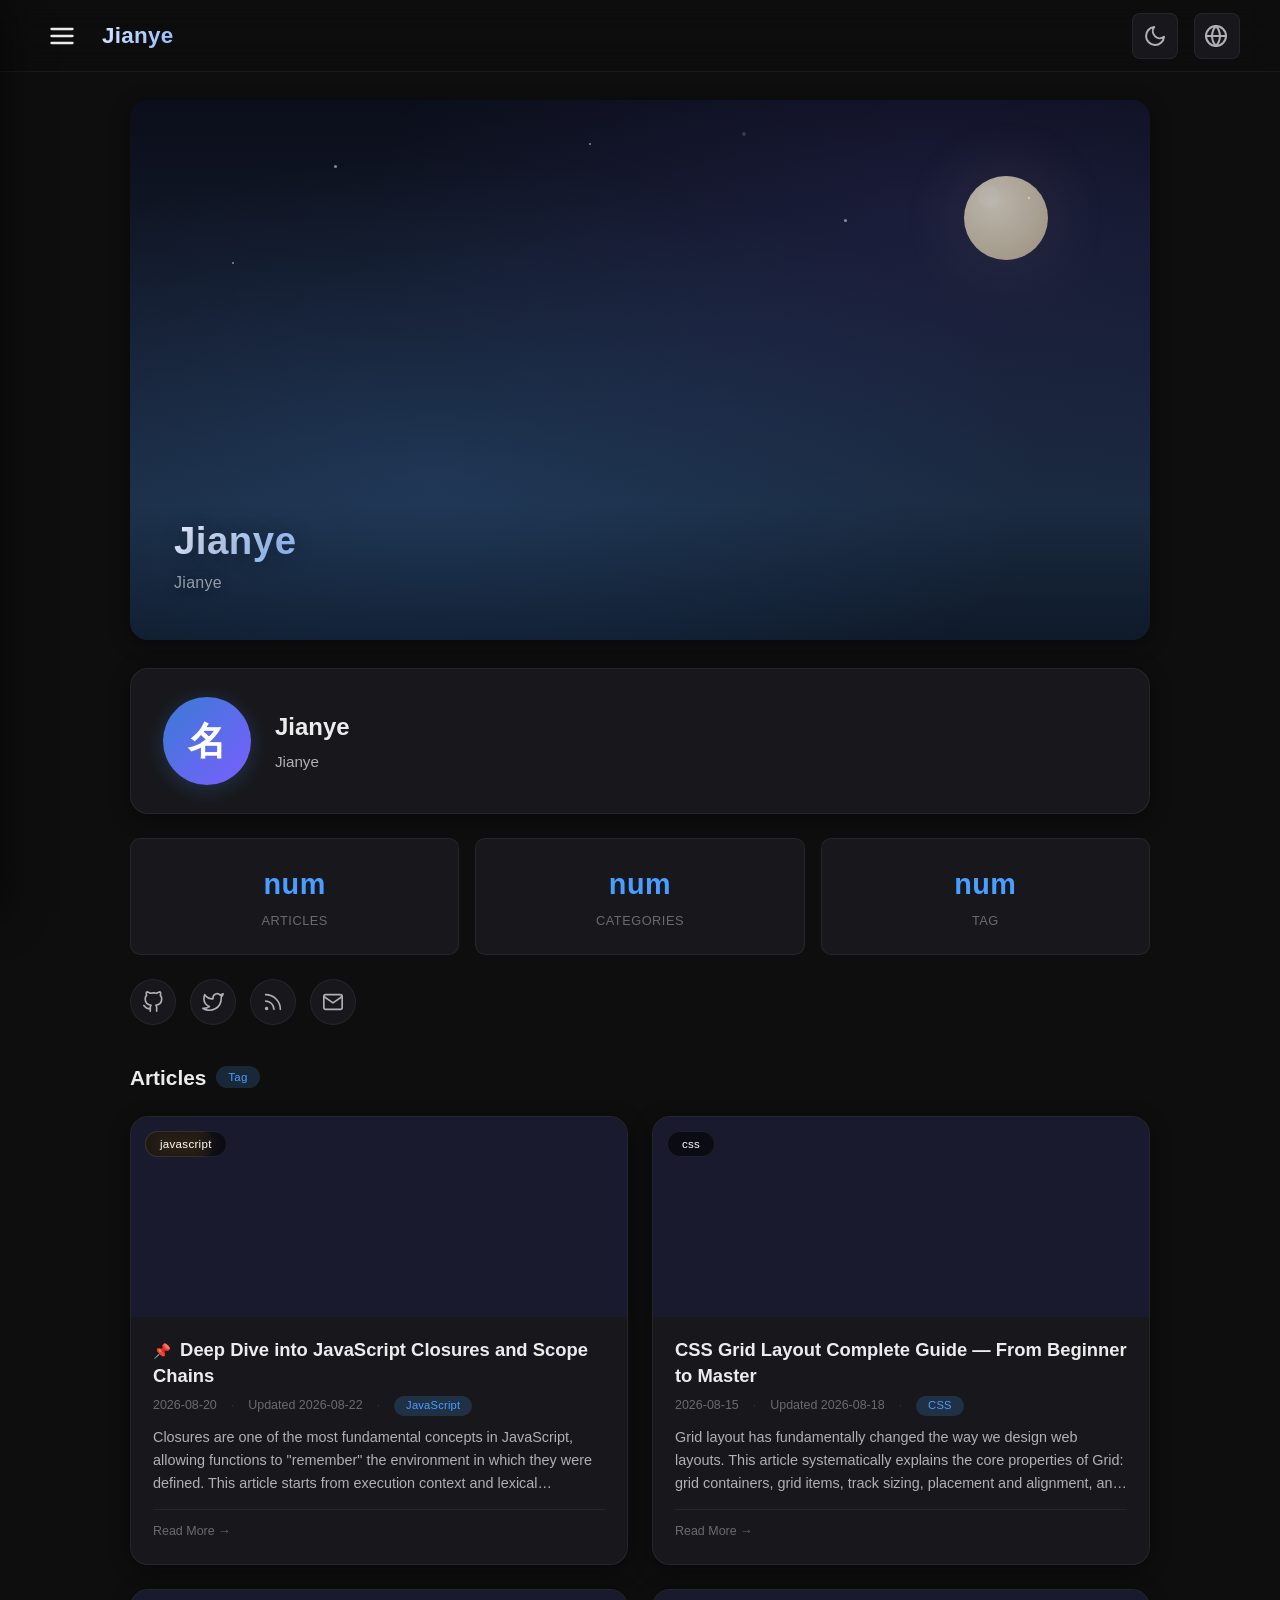
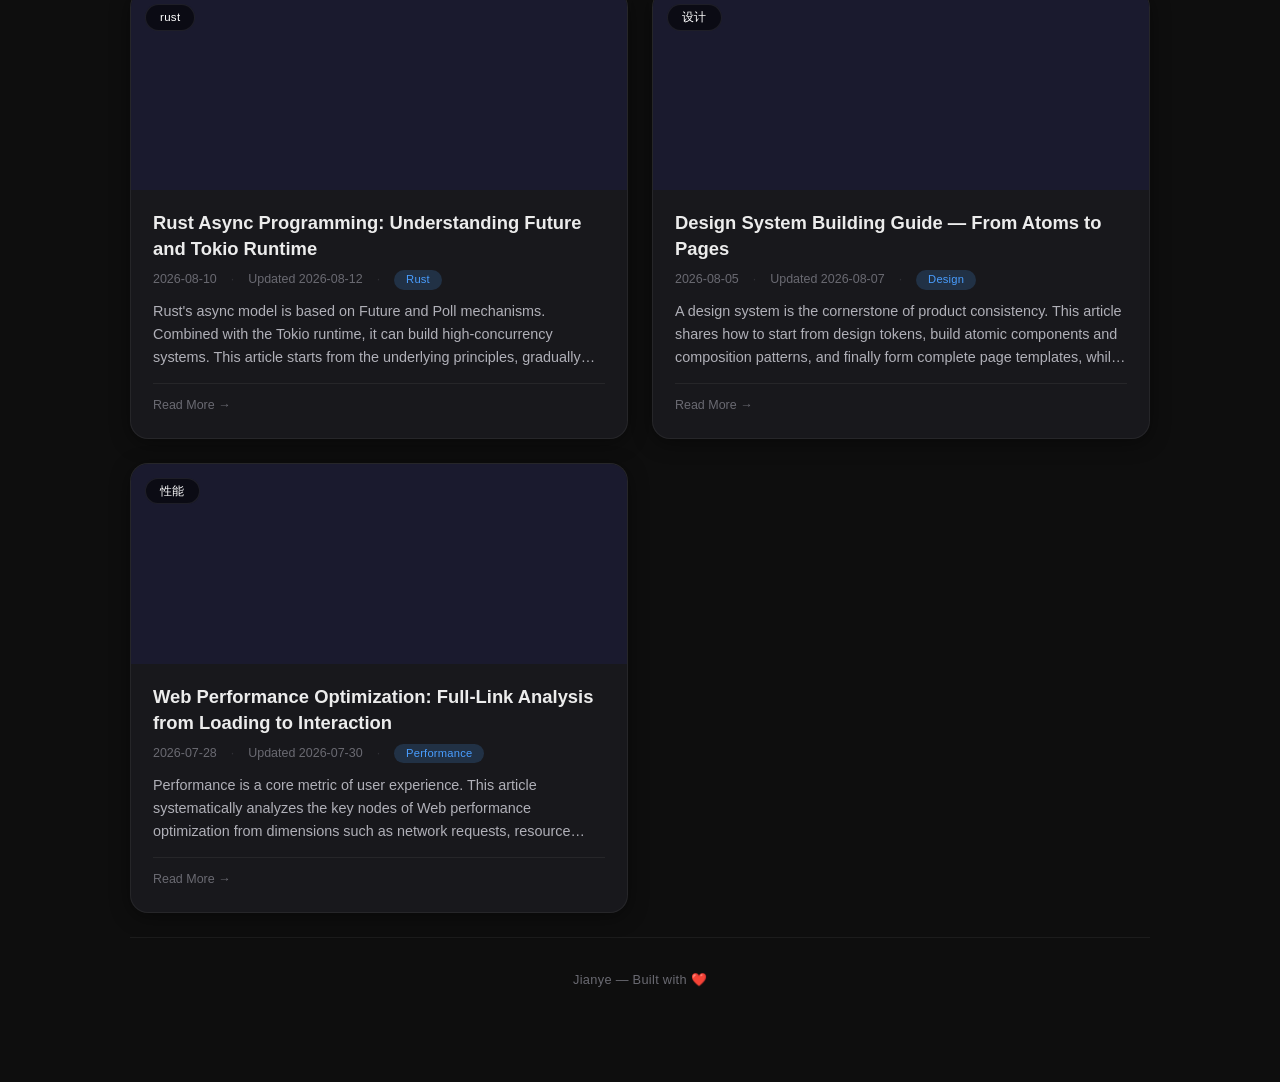
<file: index.html>
<!DOCTYPE html>
<html lang="zh-CN">
<head>
    <meta charset="UTF-8" />
    <meta name="viewport" content="width=device-width, initial-scale=1.0, maximum-scale=1.0, user-scalable=no" />
    <title>简页 - 主页</title>
    <link rel="stylesheet" href="assets/css/main.css" />
    <link rel="stylesheet" href="assets/css/article.css" />
</head>
<body data-page="home">

    <header class="topnav">
        <div class="topnav-left">
            <button class="topnav-menu" id="menuToggle" aria-label="菜单">
                <svg viewBox="0 0 24 24" stroke-linecap="round" stroke-linejoin="round">
                    <line x1="3" y1="6" x2="21" y2="6" />
                    <line x1="3" y1="12" x2="21" y2="12" />
                    <line x1="3" y1="18" x2="21" y2="18" />
                </svg>
            </button>
            <span class="topnav-title" data-i18n="site_name">简页</span>
        </div>
        <div class="topnav-right">
            <button class="theme-btn-header" id="themeToggle" aria-label="切换主题">
                <svg viewBox="0 0 24 24" stroke-linecap="round" stroke-linejoin="round">
                    <path d="M21 12.79A9 9 0 1 1 11.21 3 7 7 0 0 0 21 12.79z" />
                </svg>
            </button>
            <button class="lang-btn-header" id="langToggle" aria-label="切换语言">
                <svg viewBox="0 0 24 24" stroke-linecap="round" stroke-linejoin="round">
                    <circle cx="12" cy="12" r="10" />
                    <line x1="2" y1="12" x2="22" y2="12" />
                    <path d="M12 2a15.3 15.3 0 0 1 4 10 15.3 15.3 0 0 1-4 10 15.3 15.3 0 0 1-4-10 15.3 15.3 0 0 1 4-10z" />
                </svg>
                <span class="lang-label" id="langLabel"></span>
            </button>
        </div>
    </header>

    <div class="drawer-overlay" id="drawerOverlay"></div>
    <nav class="drawer" id="drawer">
        <button class="drawer-close" id="drawerClose" aria-label="关闭菜单">
            <svg viewBox="0 0 24 24" stroke-linecap="round" stroke-linejoin="round">
                <line x1="18" y1="6" x2="6" y2="18" />
                <line x1="6" y1="6" x2="18" y2="18" />
            </svg>
        </button>
        <ul class="drawer-nav">
            <li><a href="index.html" class="active" data-nav="home"><span data-i18n="nav.home">主页</span></a></li>
            <li><a href="repo.html" data-nav="repo"><span data-i18n="nav.repo">仓库</span></a></li>
            <li><a href="categories.html" data-nav="categories"><span data-i18n="nav.categories">分类</span></a></li>
            <li><a href="about.html" data-nav="about"><span data-i18n="nav.about">关于</span></a></li>
        </ul>
    </nav>

    <main class="container">
        <section class="banner">
            <div class="banner-bg"></div>
            <div class="banner-scene">
                <div class="banner-mountain"></div>
                <div class="banner-mountain-2"></div>
                <div class="banner-moon"></div>
                <div class="banner-stars">
                    <span></span><span></span><span></span><span></span><span></span><span></span>
                </div>
            </div>
            <div class="banner-text">
                <h1 data-i18n="site_name">简页</h1>
                <p data-i18n="site_name">简页</p>
            </div>
        </section>

        <section class="profile-card">
            <div class="profile-avatar">名</div>
            <div class="profile-info">
                <div class="profile-name" data-i18n="site_name">名称</div>
                <div class="profile-bio" data-i18n="site_name">简介</div>
            </div>
        </section>

        <div class="stats-row">
            <div class="stat-item"><div class="num">num</div><div class="label" data-i18n="articles">文章</div></div>
            <div class="stat-item"><div class="num">num</div><div class="label" data-i18n="categories">分类</div></div>
            <div class="stat-item"><div class="num">num</div><div class="label" data-i18n="badge">标签</div></div>
        </div>

        <div class="social-row">
            <div class="social-icons">
                <a href="https://example.com" aria-label="GitHub" data-social="github">
                    <svg viewBox="0 0 24 24" stroke-linecap="round" stroke-linejoin="round">
                        <path d="M9 19c-5 1.5-5-2.5-7-3m14 6v-3.87a3.37 3.37 0 0 0-.94-2.61c3.14-.35 6.44-1.54 6.44-7A5.44 5.44 0 0 0 20 4.77 5.07 5.07 0 0 0 19.91 1S18.73.65 16 2.48a13.38 13.38 0 0 0-7 0C6.27.65 5.09 1 5.09 1A5.07 5.07 0 0 0 5 4.77a5.44 5.44 0 0 0-1.5 3.78c0 5.42 3.3 6.61 6.44 7A3.37 3.37 0 0 0 9 18.13V22" />
                    </svg>
                </a>
                <a href="https://example.com" aria-label="Twitter" data-social="twitter">
                    <svg viewBox="0 0 24 24" stroke-linecap="round" stroke-linejoin="round">
                        <path d="M23 3a10.9 10.9 0 0 1-3.14 1.53 4.48 4.48 0 0 0-7.86 3v1A10.66 10.66 0 0 1 3 4s-4 9 5 13a11.64 11.64 0 0 1-7 2c9 5 20 0 20-11.5a4.5 4.5 0 0 0-.08-.83A7.72 7.72 0 0 0 23 3z" />
                    </svg>
                </a>
                <a href="https://example.com" aria-label="RSS" data-social="rss">
                    <svg viewBox="0 0 24 24" stroke-linecap="round" stroke-linejoin="round">
                        <path d="M4 11a9 9 0 0 1 9 9" />
                        <path d="M4 4a16 16 0 0 1 16 16" />
                        <circle cx="5" cy="19" r="1" />
                    </svg>
                </a>
                <a href="https://example.com" aria-label="Email" data-social="email">
                    <svg viewBox="0 0 24 24" stroke-linecap="round" stroke-linejoin="round">
                        <path d="M4 4h16c1.1 0 2 .9 2 2v12c0 1.1-.9 2-2 2H4c-1.1 0-2-.9-2-2V6c0-1.1.9-2 2-2z" />
                        <polyline points="22,6 12,13 2,6" />
                    </svg>
                </a>
            </div>
        </div>

        <div class="section-title">
            <span data-i18n="articles">文章</span>
            <span class="badge" data-i18n="badge">标签</span>
        </div>
        <div class="article-list" id="articleList"></div>

        <div class="footer-note" data-i18n="footer_text">
            时间 <span data-i18n="site_name">简页</span> &mdash; 用 ❤️ 构建
        </div>
    </main>

    <button class="back-top" id="backTop" aria-label="回到顶部">
        <svg viewBox="0 0 24 24" stroke-linecap="round" stroke-linejoin="round">
            <polyline points="18 15 12 9 6 15" />
        </svg>
    </button>

    <div class="toast" id="toast"></div>

    <script src="assets/js/data.js"></script>
    <script src="assets/js/language.js"></script>
    <script src="assets/js/main.js"></script>
    <script>
        (function() {
            function renderArticles() {
                const articles = BLOG_DATA.articles;
                const container = document.getElementById('articleList');
                if (!container) return;

                const lang = window.getCurrentLang();
                const langData = window.LANG[lang];
                const updatedPrefix = langData.updated_prefix || '更新 ';
                const pinnedText = langData.pinned || '置顶';
                const readmoreText = langData.readmore || '阅读全文 →';

                container.innerHTML = articles.map(art => {
                    const title = typeof art.title === 'object' ? (art.title[lang] || art.title.zh) : art.title;
                    const excerpt = typeof art.excerpt === 'object' ? (art.excerpt[lang] || art.excerpt.zh) : art.excerpt;
                    const categoryDisplay = window.CATEGORY_NAMES && window.CATEGORY_NAMES[art.category]
                        ? (window.CATEGORY_NAMES[art.category][lang] || window.CATEGORY_NAMES[art.category].zh)
                        : art.category;

                    const pinHtml = art.pinned ? '<span class="pin-icon">📌</span> ' : '';
                    const dateHtml = art.updated ? updatedPrefix + art.updated : art.date;
                    const coverClass = art.cover || '';
                    const coverStyle = art.image
                        ? `background-image: url('${art.image}'); background-size: cover; background-position: center;`
                        : '';

                    return `
                        <a href="${art.link || '#'}" class="article-card">
                            <div class="article-cover">
                                <div class="cover-img ${coverClass}" style="${coverStyle}"></div>
                                ${art.pinned ? `<span class="cover-tag top">${pinnedText}</span>` : ''}
                                <span class="cover-tag">${art.category}</span>
                            </div>
                            <div class="article-body">
                                <div class="article-title">${pinHtml}${title}</div>
                                <div class="article-meta">
                                    <span>${art.date}</span>
                                    <span class="dot">·</span>
                                    <span>${dateHtml}</span>
                                    <span class="dot">·</span>
                                    <span class="cat">${categoryDisplay}</span>
                                </div>
                                <div class="article-excerpt">${excerpt}</div>
                                <div class="article-footer">
                                    <span>${readmoreText}</span>
                                </div>
                            </div>
                        </a>
                    `;
                }).join('');
            }

            renderArticles();
            window.addEventListener('languageChanged', renderArticles);
        })();
    </script>

</body>
</html>
</file>
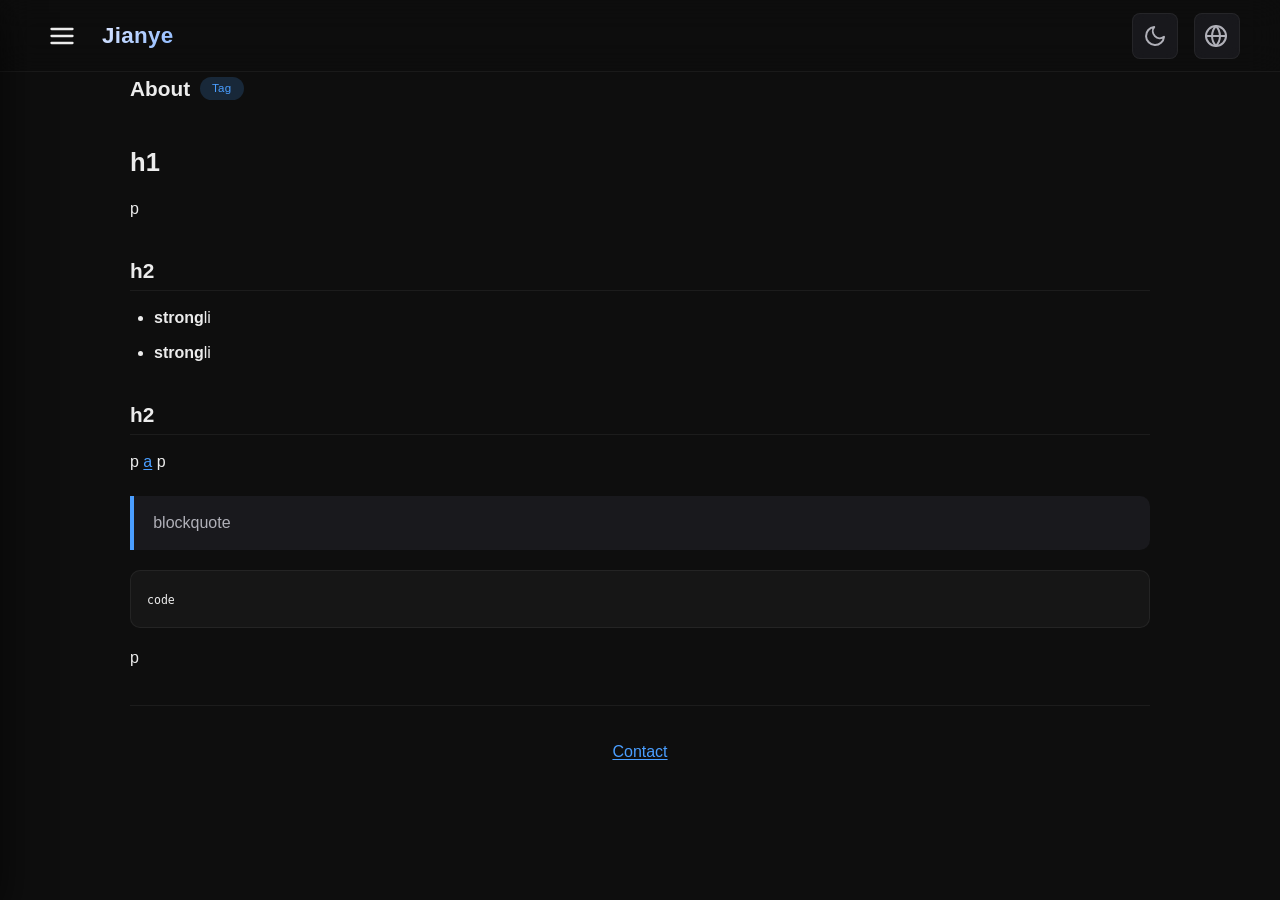
<file: about.html>
<!DOCTYPE html>
<html lang="zh-CN">
<head>
    <meta charset="UTF-8" />
    <meta name="viewport" content="width=device-width, initial-scale=1.0, maximum-scale=1.0, user-scalable=no" />
    <title>简页 - 关于</title>
    <link rel="stylesheet" href="assets/css/main.css" />
    <link rel="stylesheet" href="assets/css/article.css" />
</head>
<body data-page="about">

    <header class="topnav">
        <div class="topnav-left">
            <button class="topnav-menu" id="menuToggle" aria-label="菜单">
                <svg viewBox="0 0 24 24" stroke-linecap="round" stroke-linejoin="round">
                    <line x1="3" y1="6" x2="21" y2="6" />
                    <line x1="3" y1="12" x2="21" y2="12" />
                    <line x1="3" y1="18" x2="21" y2="18" />
                </svg>
            </button>
            <span class="topnav-title" data-i18n="site_name">简页</span>
        </div>
        <div class="topnav-right">
            <button class="theme-btn-header" id="themeToggle" aria-label="切换主题">
                <svg viewBox="0 0 24 24" stroke-linecap="round" stroke-linejoin="round">
                    <path d="M21 12.79A9 9 0 1 1 11.21 3 7 7 0 0 0 21 12.79z" />
                </svg>
            </button>
            <button class="lang-btn-header" id="langToggle" aria-label="切换语言">
                <svg viewBox="0 0 24 24" stroke-linecap="round" stroke-linejoin="round">
                    <circle cx="12" cy="12" r="10" />
                    <line x1="2" y1="12" x2="22" y2="12" />
                    <path d="M12 2a15.3 15.3 0 0 1 4 10 15.3 15.3 0 0 1-4 10 15.3 15.3 0 0 1-4-10 15.3 15.3 0 0 1 4-10z" />
                </svg>
                <span class="lang-label" id="langLabel"></span>
            </button>
        </div>
    </header>

    <div class="drawer-overlay" id="drawerOverlay"></div>
    <nav class="drawer" id="drawer">
        <button class="drawer-close" id="drawerClose" aria-label="关闭菜单">
            <svg viewBox="0 0 24 24" stroke-linecap="round" stroke-linejoin="round">
                <line x1="18" y1="6" x2="6" y2="18" />
                <line x1="6" y1="6" x2="18" y2="18" />
            </svg>
        </button>
        <ul class="drawer-nav">
            <li><a href="index.html" data-nav="home"><span data-i18n="nav.home">主页</span></a></li>
            <li><a href="repo.html" data-nav="repo"><span data-i18n="nav.repo">仓库</span></a></li>
            <li><a href="categories.html" data-nav="categories"><span data-i18n="nav.categories">分类</span></a></li>
            <li><a href="about.html" class="active" data-nav="about"><span data-i18n="nav.about">关于</span></a></li>
        </ul>
    </nav>

    <main class="container">
        <div class="section-title">
            <span data-i18n="nav.about">关于</span>
            <span class="badge" data-i18n="badge">标签</span>
        </div>

        <div class="article-content">
            <h1>h1</h1>
            <p>p</p>
            <h2>h2</h2>
            <ul>
                <li><strong>strong</strong>li</li>
                <li><strong>strong</strong>li</li>
            </ul>
            <h2>h2</h2>
            <p>p <a href="https://example.com">a</a> p</p>
            <blockquote>blockquote</blockquote>
            <pre><code>code</code></pre>
            <p>p</p>
            <hr />
            <p style="text-align:center; color: var(--text-muted);">
                <a href="https://example.com" data-i18n="contact">联系</a>
            </p>
        </div>
    </main>

    <button class="back-top" id="backTop" aria-label="回到顶部">
        <svg viewBox="0 0 24 24" stroke-linecap="round" stroke-linejoin="round">
            <polyline points="18 15 12 9 6 15" />
        </svg>
    </button>

    <div class="toast" id="toast"></div>

    <script src="assets/js/data.js"></script>
    <script src="assets/js/language.js"></script>
    <script src="assets/js/main.js"></script>
</body>
</html>
</file>
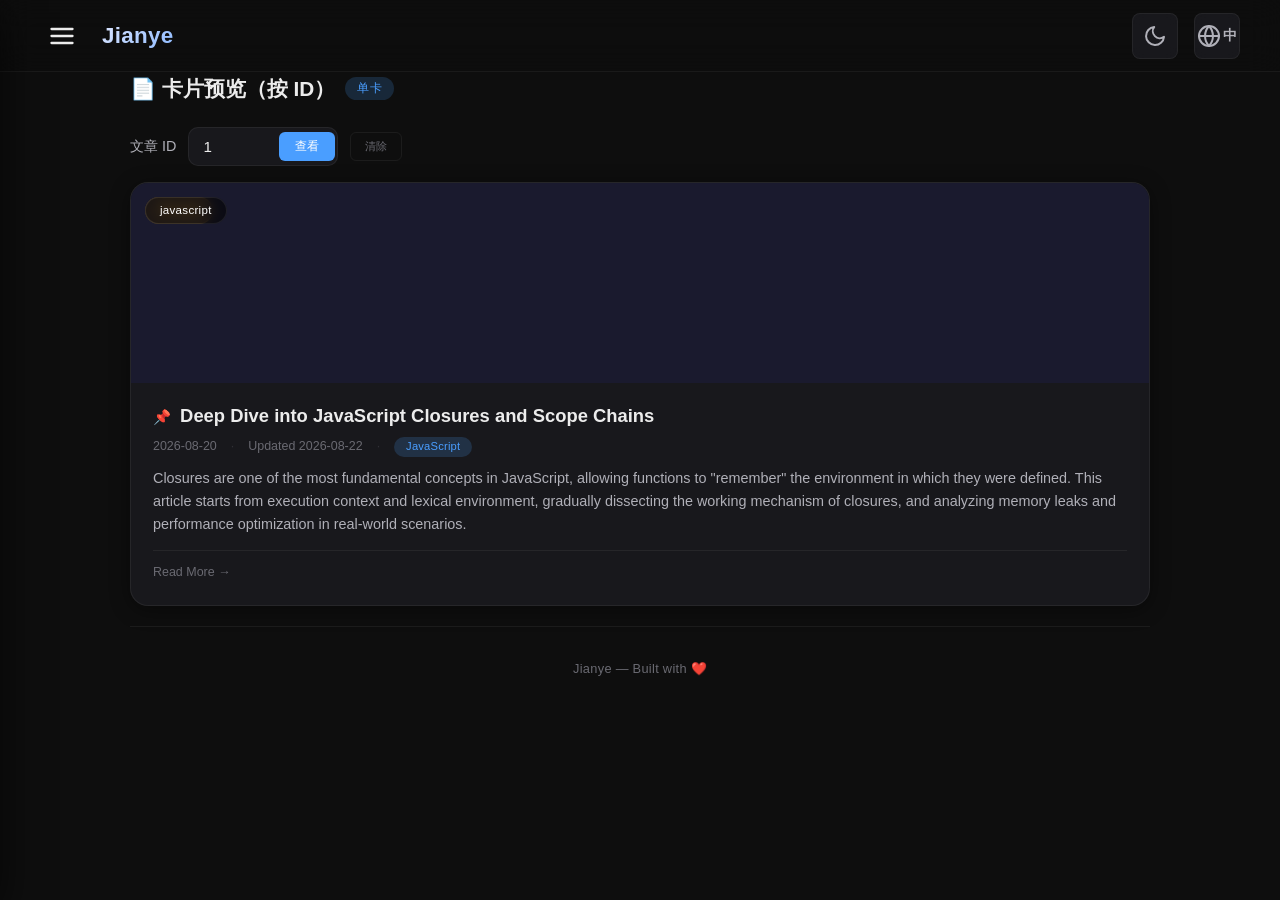
<file: card-preview.html>
<!DOCTYPE html>
<html lang="zh-CN">
<head>
    <meta charset="UTF-8" />
    <meta name="viewport" content="width=device-width, initial-scale=1.0, maximum-scale=1.0, user-scalable=no" />
    <title>卡片预览 · 按 ID</title>
    <!-- 直接引用现有 CSS -->
    <link rel="stylesheet" href="/assets/css/main.css" />
    <link rel="stylesheet" href="/assets/css/article.css" />
    <style>
        /* 仅针对本页面的微调 */
        .preview-section {
            margin: 20px 0;
        }
        .preview-section .controls {
            display: flex;
            align-items: center;
            gap: 12px;
            flex-wrap: wrap;
            margin-bottom: 16px;
        }
        .preview-section .controls label {
            font-weight: 500;
            color: var(--text-secondary);
            font-size: 0.9rem;
        }
        .jumper {
            display: flex;
            align-items: center;
            gap: 6px;
            background: var(--bg-card);
            border: 1px solid var(--border-light);
            border-radius: var(--radius-sm);
            padding: 2px 2px 2px 14px;
            transition: border var(--transition);
        }
        .jumper:focus-within {
            border-color: var(--accent);
        }
        .jumper input {
            width: 70px;
            background: transparent;
            border: none;
            outline: none;
            color: var(--text-primary);
            font-size: 0.95rem;
            font-family: var(--font);
            padding: 8px 0;
        }
        .jumper input::placeholder {
            color: var(--text-muted);
            font-size: 0.75rem;
        }
        .jumper button {
            background: var(--accent);
            border: none;
            color: #fff;
            padding: 6px 16px;
            border-radius: 6px;
            cursor: pointer;
            font-size: 0.75rem;
            font-weight: 500;
            transition: background var(--transition);
            font-family: var(--font);
        }
        .jumper button:hover {
            background: #3a8aee;
        }
        .clear-btn {
            background: transparent;
            border: 1px solid var(--border-light);
            color: var(--text-muted);
            padding: 6px 14px;
            border-radius: 6px;
            cursor: pointer;
            font-size: 0.70rem;
            transition: all var(--transition);
            font-family: var(--font);
        }
        .clear-btn:hover {
            border-color: var(--text-muted);
            color: var(--text-secondary);
        }
        .not-found {
            text-align: center;
            padding: 40px 20px;
            color: var(--text-muted);
            background: var(--bg-card);
            border-radius: var(--radius-card);
            border: 1px solid var(--border-light);
        }
        .not-found .icon {
            font-size: 2.5rem;
            margin-bottom: 8px;
        }
    </style>
</head>
<body data-page="preview">

    <!-- ===== 顶部导航（复用 index.html 的样式） ===== -->
    <header class="topnav">
        <div class="topnav-left">
            <button class="topnav-menu" id="menuToggle" aria-label="菜单">
                <svg viewBox="0 0 24 24" stroke-linecap="round" stroke-linejoin="round">
                    <line x1="3" y1="6" x2="21" y2="6" />
                    <line x1="3" y1="12" x2="21" y2="12" />
                    <line x1="3" y1="18" x2="21" y2="18" />
                </svg>
            </button>
            <span class="topnav-title" data-i18n="site_name">简页</span>
        </div>
        <div class="topnav-right">
            <button class="theme-btn-header" id="themeToggle" aria-label="切换主题">
                <svg viewBox="0 0 24 24" stroke-linecap="round" stroke-linejoin="round">
                    <path d="M21 12.79A9 9 0 1 1 11.21 3 7 7 0 0 0 21 12.79z" />
                </svg>
            </button>
            <button class="lang-btn-header" id="langToggle" aria-label="切换语言">
                <svg viewBox="0 0 24 24" stroke-linecap="round" stroke-linejoin="round">
                    <circle cx="12" cy="12" r="10" />
                    <line x1="2" y1="12" x2="22" y2="12" />
                    <path d="M12 2a15.3 15.3 0 0 1 4 10 15.3 15.3 0 0 1-4 10 15.3 15.3 0 0 1-4-10 15.3 15.3 0 0 1 4-10z" />
                </svg>
                <span class="lang-label" id="langLabel">中</span>
            </button>
        </div>
    </header>

    <!-- ===== 抽屉菜单（复用） ===== -->
    <div class="drawer-overlay" id="drawerOverlay"></div>
    <nav class="drawer" id="drawer">
        <button class="drawer-close" id="drawerClose" aria-label="关闭菜单">
            <svg viewBox="0 0 24 24" stroke-linecap="round" stroke-linejoin="round">
                <line x1="18" y1="6" x2="6" y2="18" />
                <line x1="6" y1="6" x2="18" y2="18" />
            </svg>
        </button>
        <ul class="drawer-nav">
            <li><a href="/index.html" data-nav="home"><span data-i18n="nav.home">主页</span></a></li>
            <li><a href="/repo.html" data-nav="repo"><span data-i18n="nav.repo">仓库</span></a></li>
            <li><a href="/categories.html" data-nav="categories"><span data-i18n="nav.categories">分类</span></a></li>
            <li><a href="/about.html" data-nav="about"><span data-i18n="nav.about">关于</span></a></li>
        </ul>
        
        <div class="drawer-footer">
            <span>临时测试</span>
        </div>
    </nav>

    <!-- ===== 主内容 ===== -->
    <main class="container">
        <div class="section-title">
            <span>📄 卡片预览（按 ID）</span>
            <span class="badge">单卡</span>
        </div>

        <!-- 预览控制区 -->
        <div class="preview-section">
            <div class="controls">
                <label for="idInput">文章 ID</label>
                <div class="jumper">
                    <input type="number" id="idInput" placeholder="输入 ID" min="1" value="1" />
                    <button id="jumpBtn">查看</button>
                </div>
                <button class="clear-btn" id="clearBtn">清除</button>
            </div>
            <!-- 卡片将渲染到这里 -->
            <div id="previewContainer"></div>
        </div>

        <!-- 底部信息 -->
        <div class="footer-note" data-i18n="footer_text">
            时间 <span data-i18n="site_name">简页</span> &mdash; 用 ❤️ 构建
        </div>
    </main>

    <!-- ===== 回到顶部 ===== -->
    <button class="back-top" id="backTop" aria-label="回到顶部">
        <svg viewBox="0 0 24 24" stroke-linecap="round" stroke-linejoin="round">
            <polyline points="18 15 12 9 6 15" />
        </svg>
    </button>

    <!-- ===== Toast ===== -->
    <div class="toast" id="toast"></div>

    <!-- ===== 直接导入现有 JS ===== -->
    <script src="/assets/js/data.js"></script>
    <script src="/assets/js/language.js"></script>
    <script src="/assets/js/main.js"></script>

    <!-- ===== 本页专属逻辑 ===== -->
    <script>
        (function() {
            'use strict';

            // 获取 DOM 元素
            const container = document.getElementById('previewContainer');
            const idInput = document.getElementById('idInput');
            const jumpBtn = document.getElementById('jumpBtn');
            const clearBtn = document.getElementById('clearBtn');

            // 渲染函数（直接使用 main.js 中已有的 renderArticleCardById）
            // 如果 main.js 未定义该函数，则在这里定义
            function renderCard(id) {
                if (!container) return;

                // 若 main.js 已提供 renderArticleCardById，则直接调用
                if (typeof window.renderArticleCardById === 'function') {
                    window.renderArticleCardById(id, container);
                    return;
                }

                // 否则，使用本地实现（复用 main.js 中的逻辑）
                const articles = BLOG_DATA.articles || [];
                const article = articles.find(a => a.id === Number(id));
                const lang = window.getCurrentLang ? window.getCurrentLang() : 'zh';
                const langData = window.LANG && window.LANG[lang] ? window.LANG[lang] : window.LANG['zh'];

                if (!article) {
                    container.innerHTML = `
                        <div class="not-found">
                            <div class="icon">🔍</div>
                            <p>未找到 ID 为 <strong>${id}</strong> 的文章</p>
                        </div>
                    `;
                    return;
                }

                // 构建卡片（与原有卡片样式完全一致）
                const updatedPrefix = langData.updated_prefix || '更新 ';
                const pinnedText = langData.pinned || '置顶';
                const readmoreText = langData.readmore || '阅读全文 →';

                const title = typeof article.title === 'object' ? (article.title[lang] || article.title.zh) : article.title;
                const excerpt = typeof article.excerpt === 'object' ? (article.excerpt[lang] || article.excerpt.zh) : article.excerpt;
                const categoryDisplay = window.CATEGORY_NAMES && window.CATEGORY_NAMES[article.category]
                    ? (window.CATEGORY_NAMES[article.category][lang] || window.CATEGORY_NAMES[article.category].zh)
                    : article.category;

                const pinHtml = article.pinned ? '<span class="pin-icon">📌</span> ' : '';
                const dateHtml = article.updated ? updatedPrefix + article.updated : article.date;
                const coverClass = article.cover || '';
                const coverStyle = article.image
                    ? `background-image: url('${article.image}'); background-size: cover; background-position: center;`
                    : '';

                const cardHtml = `
                    <a href="${article.link || '#'}" class="article-card">
                        <div class="article-cover">
                            <div class="cover-img ${coverClass}" style="${coverStyle}"></div>
                            ${article.pinned ? `<span class="cover-tag top">${pinnedText}</span>` : ''}
                            <span class="cover-tag">${article.category}</span>
                        </div>
                        <div class="article-body">
                            <div class="article-title">${pinHtml}${title}</div>
                            <div class="article-meta">
                                <span>${article.date}</span>
                                <span class="dot">·</span>
                                <span>${dateHtml}</span>
                                <span class="dot">·</span>
                                <span class="cat">${categoryDisplay}</span>
                            </div>
                            <div class="article-excerpt">${excerpt}</div>
                            <div class="article-footer">
                                <span>${readmoreText}</span>
                            </div>
                        </div>
                    </a>
                `;
                container.innerHTML = cardHtml;
            }

            // 事件绑定
            jumpBtn.addEventListener('click', function() {
                const id = parseInt(idInput.value, 10);
                if (isNaN(id) || id < 1) {
                    if (typeof window.showToast === 'function') {
                        window.showToast('请输入有效的文章 ID');
                    } else {
                        alert('请输入有效的文章 ID');
                    }
                    return;
                }
                renderCard(id);
            });

            clearBtn.addEventListener('click', function() {
                container.innerHTML = '';
                idInput.value = '';
            });

            // 回车触发查看
            idInput.addEventListener('keydown', function(e) {
                if (e.key === 'Enter') {
                    jumpBtn.click();
                }
            });

            // 页面加载后默认显示 ID=1 的卡片
            window.addEventListener('DOMContentLoaded', function() {
                renderCard(1);
            });

            // 语言切换后重新渲染当前 ID
            window.addEventListener('languageChanged', function() {
                const currentId = idInput.value.trim();
                if (currentId) {
                    renderCard(parseInt(currentId, 10));
                }
            });

        })();
    </script>

</body>
</html>
</file>
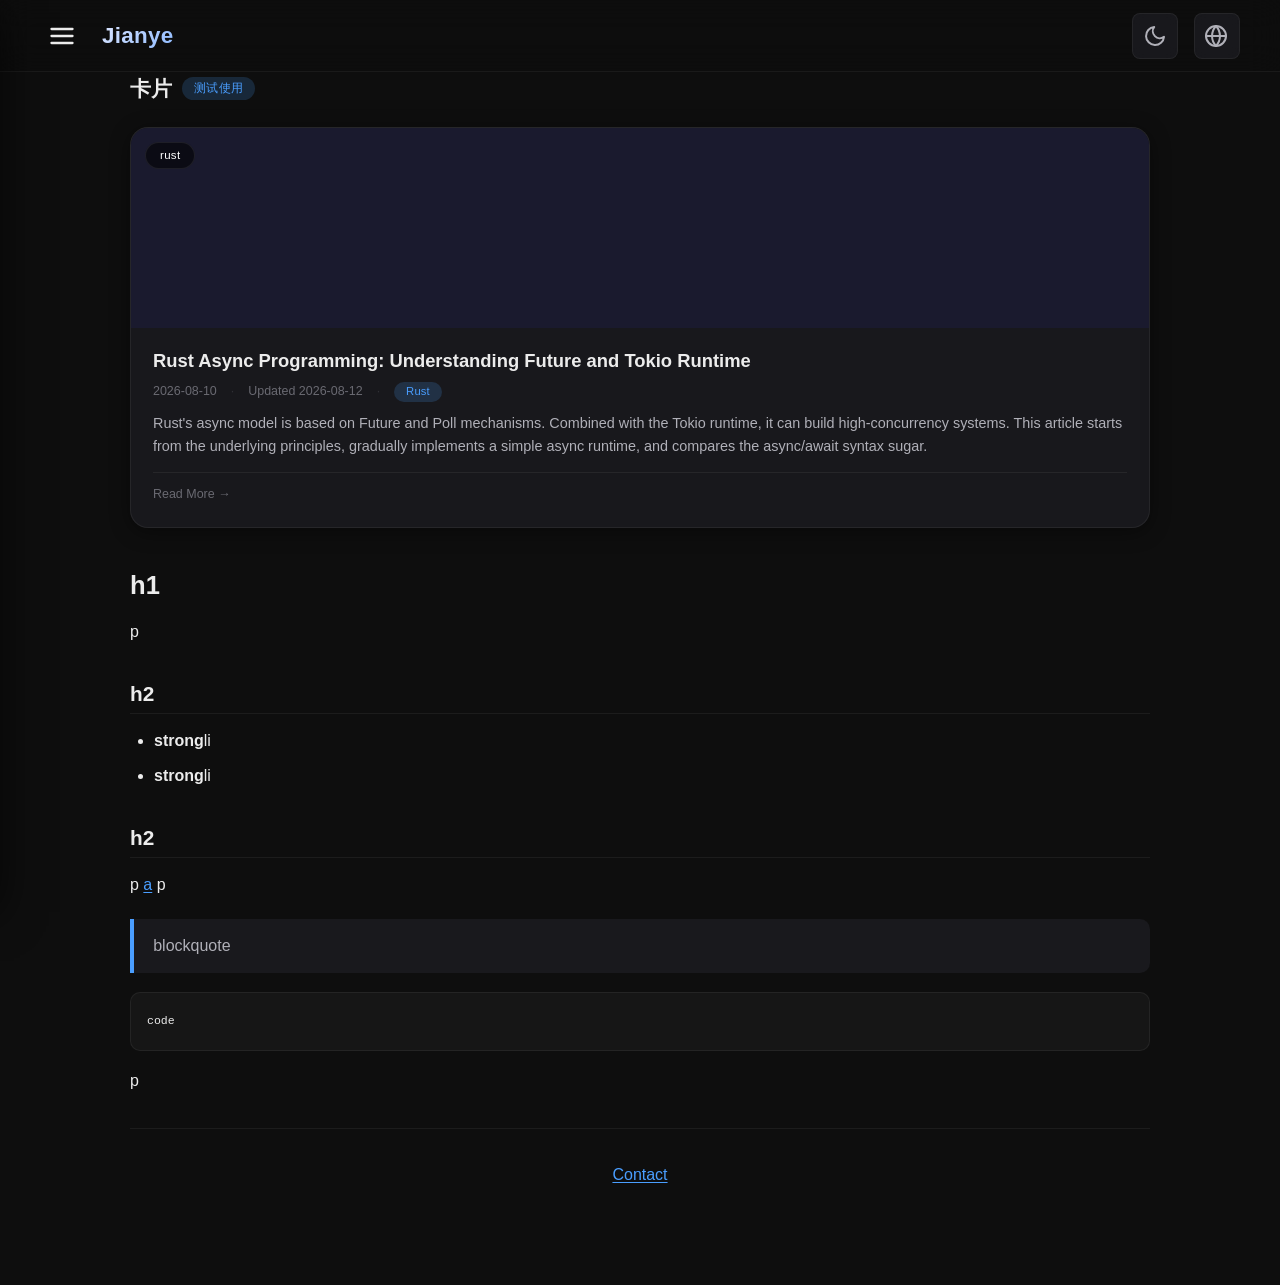
<file: card.html>
<!DOCTYPE html>
<html lang="zh-CN">
<head>
    <meta charset="UTF-8" />
    <meta name="viewport" content="width=device-width, initial-scale=1.0, maximum-scale=1.0, user-scalable=no" />
    <title>简页 - 关于</title>
    <link rel="stylesheet" href="assets/css/main.css" />
    <link rel="stylesheet" href="assets/css/article.css" />
</head>
<body data-page="about">

    <header class="topnav">
        <div class="topnav-left">
            <button class="topnav-menu" id="menuToggle" aria-label="菜单">
                <svg viewBox="0 0 24 24" stroke-linecap="round" stroke-linejoin="round">
                    <line x1="3" y1="6" x2="21" y2="6" />
                    <line x1="3" y1="12" x2="21" y2="12" />
                    <line x1="3" y1="18" x2="21" y2="18" />
                </svg>
            </button>
            <span class="topnav-title" data-i18n="site_name">简页</span>
        </div>
        <div class="topnav-right">
            <button class="theme-btn-header" id="themeToggle" aria-label="切换主题">
                <svg viewBox="0 0 24 24" stroke-linecap="round" stroke-linejoin="round">
                    <path d="M21 12.79A9 9 0 1 1 11.21 3 7 7 0 0 0 21 12.79z" />
                </svg>
            </button>
            <button class="lang-btn-header" id="langToggle" aria-label="切换语言">
                <svg viewBox="0 0 24 24" stroke-linecap="round" stroke-linejoin="round">
                    <circle cx="12" cy="12" r="10" />
                    <line x1="2" y1="12" x2="22" y2="12" />
                    <path d="M12 2a15.3 15.3 0 0 1 4 10 15.3 15.3 0 0 1-4 10 15.3 15.3 0 0 1-4-10 15.3 15.3 0 0 1 4-10z" />
                </svg>
                <span class="lang-label" id="langLabel"></span>
            </button>
        </div>
    </header>

    <div class="drawer-overlay" id="drawerOverlay"></div>
    <nav class="drawer" id="drawer">
        <button class="drawer-close" id="drawerClose" aria-label="关闭菜单">
            <svg viewBox="0 0 24 24" stroke-linecap="round" stroke-linejoin="round">
                <line x1="18" y1="6" x2="6" y2="18" />
                <line x1="6" y1="6" x2="18" y2="18" />
            </svg>
        </button>
        <ul class="drawer-nav">
            <li><a href="index.html" data-nav="home"><span data-i18n="nav.home">主页</span></a></li>
            <li><a href="repo.html" data-nav="repo"><span data-i18n="nav.repo">仓库</span></a></li>
            <li><a href="categories.html" data-nav="categories"><span data-i18n="nav.categories">分类</span></a></li>
            <li><a href="about.html" data-nav="about"><span data-i18n="nav.about">关于</span></a></li>
        </ul>
        
        <div class="drawer-footer">
            <span>测试使用</span>
        </div>
    </nav>

    <main class="container">
        <div class="section-title">
            <span data-i18n="nav.card">卡片</span>
            <span class="badge" data-i18n="test-use">测试使用</span>
        </div>
        
        <div class="card-placeholder" data-id="3"></div>

        <div class="article-content">
            <h1>h1</h1>
            <p>p</p>
            <h2>h2</h2>
            <ul>
                <li><strong>strong</strong>li</li>
                <li><strong>strong</strong>li</li>
            </ul>
            <h2>h2</h2>
            <p>p <a href="https://example.com">a</a> p</p>
            <blockquote>blockquote</blockquote>
            <pre><code>code</code></pre>
            <p>p</p>
            <hr />
            <p style="text-align:center; color: var(--text-muted);">
                <a href="https://example.com" data-i18n="contact">联系</a>
            </p>
        </div>
    </main>

    <button class="back-top" id="backTop" aria-label="回到顶部">
        <svg viewBox="0 0 24 24" stroke-linecap="round" stroke-linejoin="round">
            <polyline points="18 15 12 9 6 15" />
        </svg>
    </button>

    <div class="toast" id="toast"></div>

    <script src="assets/js/data.js"></script>
    <script src="assets/js/language.js"></script>
    <script src="assets/js/main.js"></script>
    <script src="assets/js/card.js"></script>
</body>
</html>
</file>
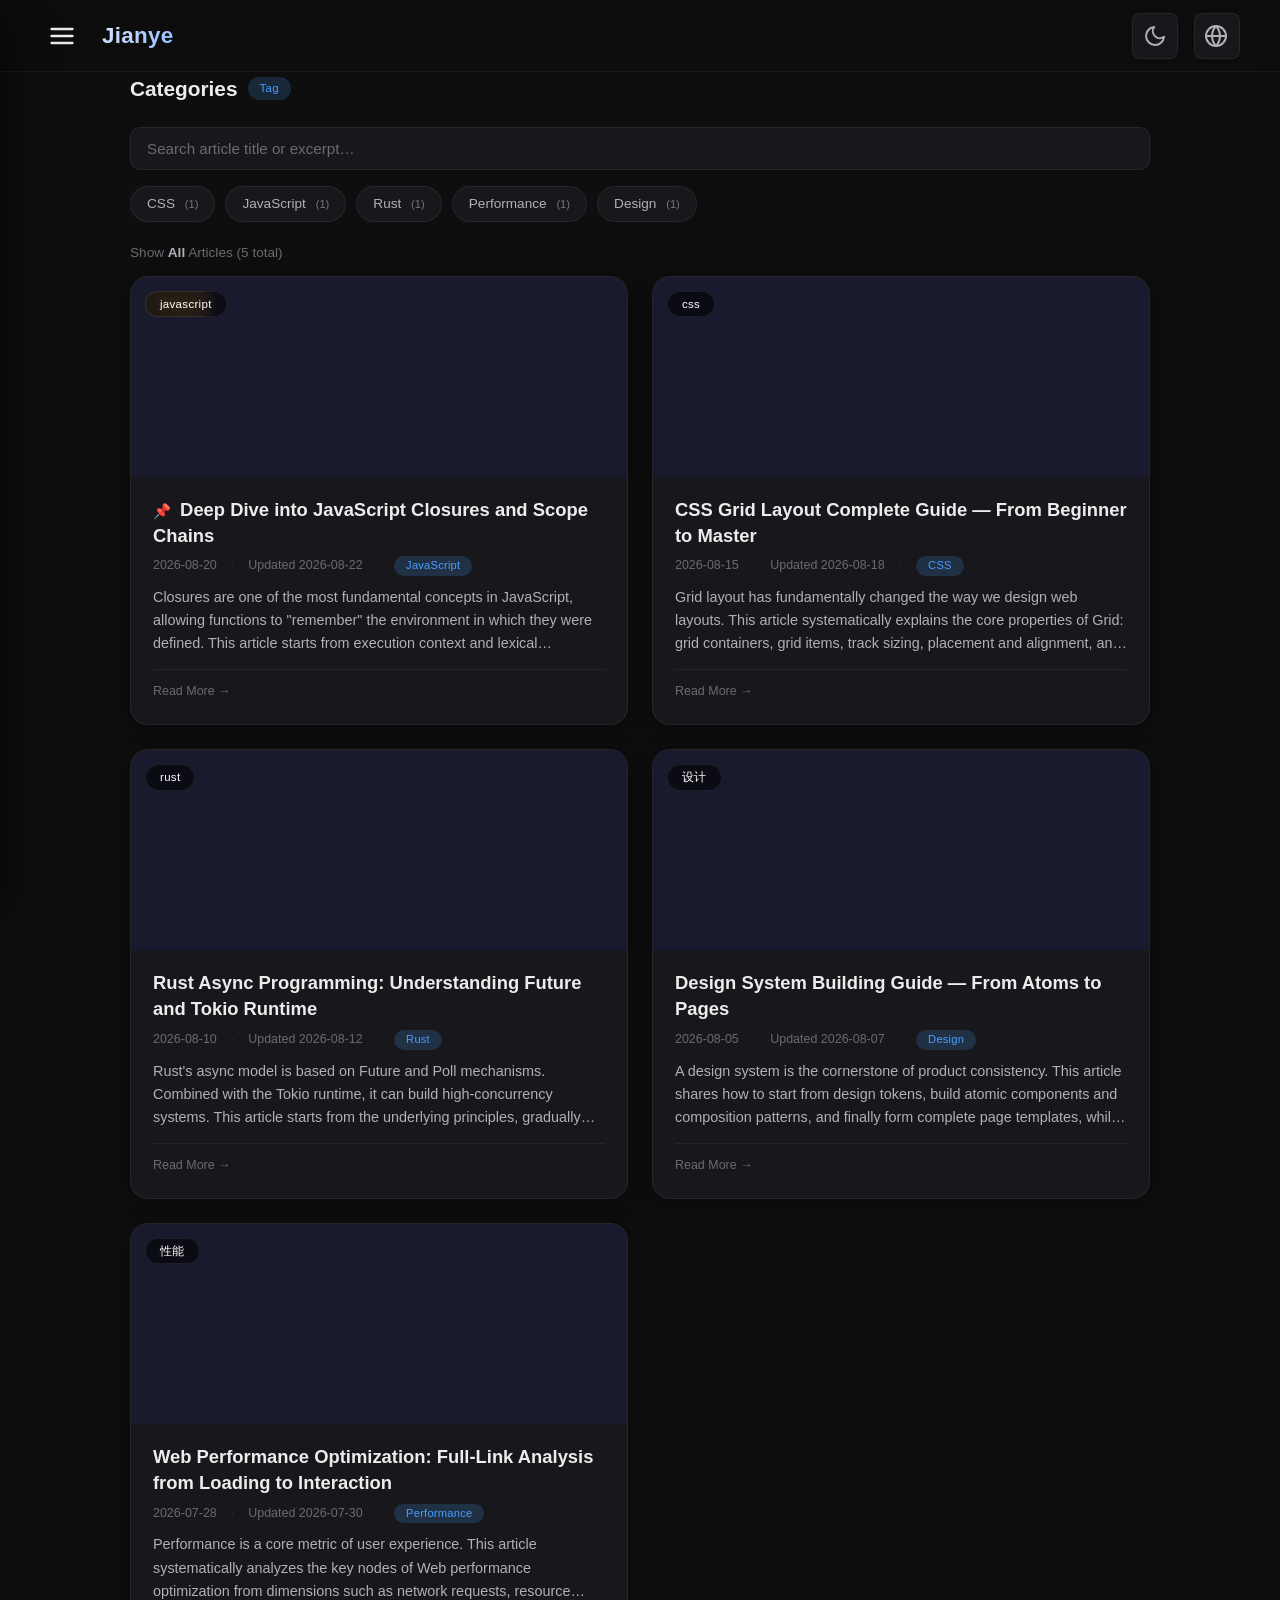
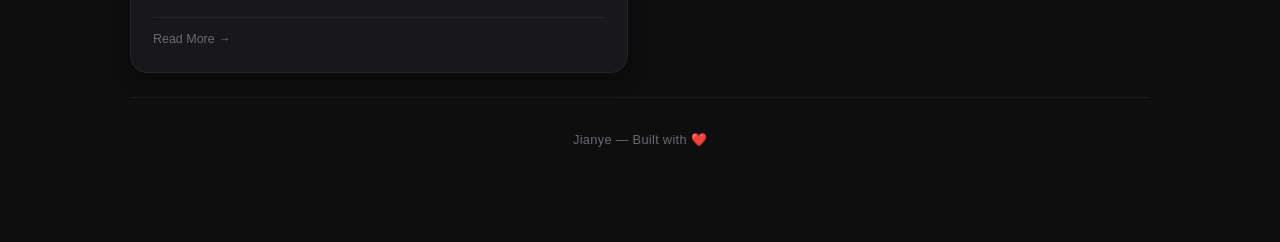
<file: categories.html>
<!DOCTYPE html>
<html lang="zh-CN">
<head>
    <meta charset="UTF-8" />
    <meta name="viewport" content="width=device-width, initial-scale=1.0, maximum-scale=1.0, user-scalable=no" />
    <title>简页 - 分类</title>
    <link rel="stylesheet" href="assets/css/main.css" />
    <link rel="stylesheet" href="assets/css/article.css" />
    <style>
        .category-tags {
            display: flex;
            flex-wrap: wrap;
            gap: 10px;
            margin-bottom: 20px;
        }
        .category-tag {
            padding: 6px 16px;
            border-radius: 30px;
            background: var(--bg-card);
            border: 1px solid var(--border-light);
            color: var(--text-secondary);
            font-size: 0.85rem;
            cursor: pointer;
            transition: all var(--transition);
            user-select: none;
        }
        .category-tag:hover {
            background: var(--accent-dim);
            color: var(--accent);
            border-color: var(--accent);
        }
        .category-tag.active {
            background: var(--accent-dim);
            color: var(--accent);
            border-color: var(--accent);
        }
        .category-tag .count {
            margin-left: 6px;
            font-size: 0.70rem;
            opacity: 0.6;
        }
        .search-box {
            margin-bottom: 16px;
        }
        .search-box input {
            width: 100%;
            padding: 12px 16px;
            border-radius: var(--radius-sm);
            border: 1px solid var(--border-light);
            background: var(--bg-card);
            backdrop-filter: blur(8px);
            -webkit-backdrop-filter: blur(8px);
            color: var(--text-primary);
            font-size: 0.95rem;
            font-family: var(--font);
            outline: none;
            transition: border var(--transition);
        }
        .search-box input:focus {
            border-color: var(--accent);
        }
        .search-box input::placeholder {
            color: var(--text-muted);
        }
        .filter-info {
            font-size: 0.85rem;
            color: var(--text-muted);
            margin-bottom: 12px;
        }
        .filter-info strong {
            color: var(--text-secondary);
        }
        .no-result {
            color: var(--text-muted);
            text-align: center;
            padding: 40px 0;
        }
    </style>
</head>
<body data-page="categories">

    <header class="topnav">
        <div class="topnav-left">
            <button class="topnav-menu" id="menuToggle" aria-label="菜单">
                <svg viewBox="0 0 24 24" stroke-linecap="round" stroke-linejoin="round">
                    <line x1="3" y1="6" x2="21" y2="6" />
                    <line x1="3" y1="12" x2="21" y2="12" />
                    <line x1="3" y1="18" x2="21" y2="18" />
                </svg>
            </button>
            <span class="topnav-title" data-i18n="site_name">简页</span>
        </div>
        <div class="topnav-right">
            <button class="theme-btn-header" id="themeToggle" aria-label="切换主题">
                <svg viewBox="0 0 24 24" stroke-linecap="round" stroke-linejoin="round">
                    <path d="M21 12.79A9 9 0 1 1 11.21 3 7 7 0 0 0 21 12.79z" />
                </svg>
            </button>
            <button class="lang-btn-header" id="langToggle" aria-label="切换语言">
                <svg viewBox="0 0 24 24" stroke-linecap="round" stroke-linejoin="round">
                    <circle cx="12" cy="12" r="10" />
                    <line x1="2" y1="12" x2="22" y2="12" />
                    <path d="M12 2a15.3 15.3 0 0 1 4 10 15.3 15.3 0 0 1-4 10 15.3 15.3 0 0 1-4-10 15.3 15.3 0 0 1 4-10z" />
                </svg>
                <span class="lang-label" id="langLabel"></span>
            </button>
        </div>
    </header>

    <div class="drawer-overlay" id="drawerOverlay"></div>
    <nav class="drawer" id="drawer">
        <button class="drawer-close" id="drawerClose" aria-label="关闭菜单">
            <svg viewBox="0 0 24 24" stroke-linecap="round" stroke-linejoin="round">
                <line x1="18" y1="6" x2="6" y2="18" />
                <line x1="6" y1="6" x2="18" y2="18" />
            </svg>
        </button>
        <ul class="drawer-nav">
            <li><a href="index.html" data-nav="home"><span data-i18n="nav.home">主页</span></a></li>
            <li><a href="repo.html" data-nav="repo"><span data-i18n="nav.repo">仓库</span></a></li>
            <li><a href="categories.html" class="active" data-nav="categories"><span data-i18n="nav.categories">分类</span></a></li>
            <li><a href="about.html" data-nav="about"><span data-i18n="nav.about">关于</span></a></li>
        </ul>
    </nav>

    <main class="container">
        <div class="section-title">
            <span data-i18n="categories">🏷️ 文章分类</span>
            <span class="badge" data-i18n="badge">浏览</span>
        </div>

        <div class="search-box">
            <input type="text" id="categorySearch" data-i18n="search_placeholder" placeholder="搜索文章标题或简介…" />
        </div>

        <div class="category-tags" id="categoryTags"></div>

        <div class="filter-info" id="filterInfo">
            显示 <strong data-i18n="filter_all">全部</strong> 文章
        </div>

        <div class="article-list" id="articleList"></div>

        <div class="no-result" id="noResult" style="display:none;" data-i18n="no_result">没有找到匹配的文章</div>

        <div class="footer-note" data-i18n="footer_text">
            时间 <span data-i18n="site_name">简页</span> &mdash; 用 ❤️ 构建
        </div>
    </main>

    <button class="back-top" id="backTop" aria-label="回到顶部">
        <svg viewBox="0 0 24 24" stroke-linecap="round" stroke-linejoin="round">
            <polyline points="18 15 12 9 6 15" />
        </svg>
    </button>

    <div class="toast" id="toast"></div>

    <script src="assets/js/data.js"></script>
    <script src="assets/js/language.js"></script>
    <script src="assets/js/main.js"></script>
    <script>
        (function() {
            const articles = BLOG_DATA.articles;

            const catMap = {};
            articles.forEach(a => {
                catMap[a.category] = (catMap[a.category] || 0) + 1;
            });
            const allCategories = Object.keys(catMap).sort();

            const tagsContainer = document.getElementById('categoryTags');
            const searchInput = document.getElementById('categorySearch');
            const articleList = document.getElementById('articleList');
            const filterInfo = document.getElementById('filterInfo');
            const noResult = document.getElementById('noResult');

            let currentCategory = '';
            let currentSearch = '';

            function renderArticles() {
                let filtered = articles;
                if (currentCategory) {
                    filtered = filtered.filter(a => a.category === currentCategory);
                }
                if (currentSearch.trim() !== '') {
                    const keyword = currentSearch.trim().toLowerCase();
                    filtered = filtered.filter(a =>
                        (typeof a.title === 'object' ? a.title.zh : a.title).toLowerCase().includes(keyword) ||
                        (typeof a.excerpt === 'object' ? a.excerpt.zh : a.excerpt).toLowerCase().includes(keyword)
                    );
                }

                const lang = window.getCurrentLang();
                const langData = window.LANG[lang];
                const updatedPrefix = langData.updated_prefix || '更新 ';
                const pinnedText = langData.pinned || '置顶';
                const readmoreText = langData.readmore || '阅读全文 →';
                const filterAll = langData.filter_all || '全部';
                const articlesLabel = langData.articles || '文章';
                const showText = langData.show || '显示';
                const totalPrefix = langData.total_prefix || '（共 ';
                const totalSuffix = langData.total_suffix || ' 篇）';

                if (filtered.length === 0) {
                    articleList.innerHTML = '';
                    noResult.style.display = 'block';
                    let msg = '';
                    if (currentCategory && currentSearch) {
                        const catDisplay = window.CATEGORY_NAMES && window.CATEGORY_NAMES[currentCategory]
                            ? (window.CATEGORY_NAMES[currentCategory][lang] || window.CATEGORY_NAMES[currentCategory].zh)
                            : currentCategory;
                        msg = `在「${catDisplay}」分类下没有找到包含 “${currentSearch}” 的文章`;
                    } else if (currentCategory) {
                        const catDisplay = window.CATEGORY_NAMES && window.CATEGORY_NAMES[currentCategory]
                            ? (window.CATEGORY_NAMES[currentCategory][lang] || window.CATEGORY_NAMES[currentCategory].zh)
                            : currentCategory;
                        msg = `「${catDisplay}」分类下暂无文章`;
                    } else if (currentSearch) {
                        msg = `没有找到包含 “${currentSearch}” 的文章`;
                    } else {
                        msg = '没有文章';
                    }
                    filterInfo.innerHTML = msg;
                    return;
                }

                noResult.style.display = 'none';
                let info = '';
                if (currentCategory && currentSearch) {
                    const catDisplay = window.CATEGORY_NAMES && window.CATEGORY_NAMES[currentCategory]
                        ? (window.CATEGORY_NAMES[currentCategory][lang] || window.CATEGORY_NAMES[currentCategory].zh)
                        : currentCategory;
                    info = `在 <strong>${catDisplay}</strong> 分类中搜索 “<strong>${currentSearch}</strong>” 结果（共 ${filtered.length} 篇）`;
                } else if (currentCategory) {
                    const catDisplay = window.CATEGORY_NAMES && window.CATEGORY_NAMES[currentCategory]
                        ? (window.CATEGORY_NAMES[currentCategory][lang] || window.CATEGORY_NAMES[currentCategory].zh)
                        : currentCategory;
                    info = `显示 <strong>${catDisplay}</strong> 分类下的文章（共 ${filtered.length} 篇）`;
                } else if (currentSearch) {
                    info = `搜索 “<strong>${currentSearch}</strong>” 的结果（共 ${filtered.length} 篇）`;
                } else {
                    info = `${showText} <strong>${filterAll}</strong> ${articlesLabel}${totalPrefix}${filtered.length}${totalSuffix}`;
                }
                filterInfo.innerHTML = info;

                articleList.innerHTML = filtered.map(art => {
                    const title = typeof art.title === 'object' ? (art.title[lang] || art.title.zh) : art.title;
                    const excerpt = typeof art.excerpt === 'object' ? (art.excerpt[lang] || art.excerpt.zh) : art.excerpt;
                    const categoryDisplay = window.CATEGORY_NAMES && window.CATEGORY_NAMES[art.category]
                        ? (window.CATEGORY_NAMES[art.category][lang] || window.CATEGORY_NAMES[art.category].zh)
                        : art.category;

                    const pinHtml = art.pinned ? '<span class="pin-icon">📌</span> ' : '';
                    const dateHtml = art.updated ? updatedPrefix + art.updated : art.date;
                    const coverClass = art.cover || '';
                    const coverStyle = art.image
                        ? `background-image: url('${art.image}'); background-size: cover; background-position: center;`
                        : '';

                    return `
                        <a href="${art.link || '#'}" class="article-card">
                            <div class="article-cover">
                                <div class="cover-img ${coverClass}" style="${coverStyle}"></div>
                                ${art.pinned ? `<span class="cover-tag top">${pinnedText}</span>` : ''}
                                <span class="cover-tag">${art.category}</span>
                            </div>
                            <div class="article-body">
                                <div class="article-title">${pinHtml}${title}</div>
                                <div class="article-meta">
                                    <span>${art.date}</span>
                                    <span class="dot">·</span>
                                    <span>${dateHtml}</span>
                                    <span class="dot">·</span>
                                    <span class="cat">${categoryDisplay}</span>
                                </div>
                                <div class="article-excerpt">${excerpt}</div>
                                <div class="article-footer">
                                    <span>${readmoreText}</span>
                                </div>
                            </div>
                        </a>
                    `;
                }).join('');
            }

            function renderTags(activeCat = '') {
                const lang = window.getCurrentLang();
                tagsContainer.innerHTML = allCategories.map(cat => {
                    const active = (activeCat && cat === activeCat) ? 'active' : '';
                    const displayName = window.CATEGORY_NAMES && window.CATEGORY_NAMES[cat]
                        ? (window.CATEGORY_NAMES[cat][lang] || window.CATEGORY_NAMES[cat].zh)
                        : cat;
                    return `
                        <span class="category-tag ${active}" data-category="${cat}">
                            ${displayName}
                            <span class="count">(${catMap[cat]})</span>
                        </span>
                    `;
                }).join('');

                document.querySelectorAll('.category-tag').forEach(el => {
                    el.addEventListener('click', function() {
                        const cat = this.dataset.category;
                        if (currentCategory === cat) {
                            currentCategory = '';
                        } else {
                            currentCategory = cat;
                        }
                        searchInput.value = '';
                        currentSearch = '';
                        renderTags(currentCategory);
                        renderArticles();
                        articleList.scrollIntoView({ behavior: 'smooth', block: 'start' });
                    });
                });
            }

            searchInput.addEventListener('input', function() {
                const val = this.value;
                if (val.trim() !== '') {
                    currentCategory = '';
                    renderTags('');
                }
                currentSearch = val;
                renderArticles();
            });

            renderTags('');
            renderArticles();

            window.addEventListener('languageChanged', function() {
                renderTags(currentCategory);
                renderArticles();
            });
        })();
    </script>

</body>
</html>
</file>
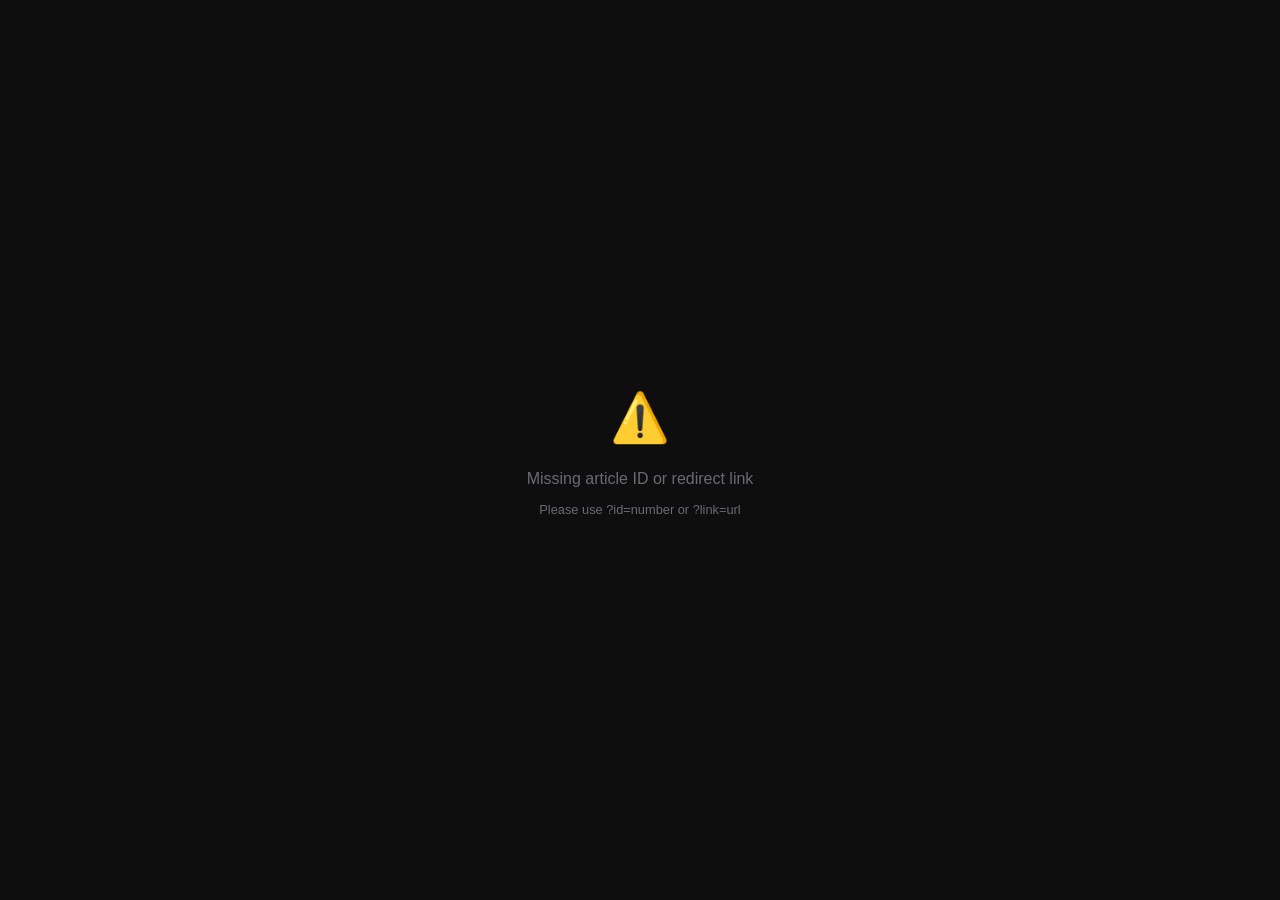
<file: redirect.html>
<!DOCTYPE html>
<html lang="zh-CN">

<head>
    <meta charset="UTF-8" />
    <meta name="viewport" content="width=device-width, initial-scale=1.0, maximum-scale=1.0, user-scalable=no" />
    <title>跳转中…</title>
    <!-- 直接复用现有样式 -->
    <link rel="stylesheet" href="assets/css/main.css" />
    <link rel="stylesheet" href="assets/css/article.css" />
    <style>
        /* 仅做居中布局，不新增样式 */
        body {
            padding: 0;
            display: flex;
            align-items: center;
            justify-content: center;
            min-height: 100vh;
            background: var(--bg-primary);
        }

        .redirect-container {
            max-width: 480px;
            width: 100%;
            padding: 20px;
            margin: 0 auto;
        }

        /* 禁用卡片点击，只通过按钮跳转（仅当显示卡片时） */
        .article-card {
            cursor: default;
            pointer-events: none;
        }

        /* 隐藏卡片自带的“阅读全文” */
        .article-card .article-footer {
            display: none;
        }

        /* 跳转按钮 */
        .redirect-btn {
            display: block;
            width: 100%;
            padding: 14px;
            background: var(--accent);
            color: #fff;
            border: none;
            border-radius: var(--radius-sm);
            font-size: 1rem;
            font-weight: 600;
            cursor: pointer;
            text-align: center;
            text-decoration: none;
            margin-top: 20px;
            transition: background var(--transition);
            font-family: var(--font);
        }

        .redirect-btn:hover {
            background: #3a8aee;
        }

        /* 错误 / 提示信息 */
        .not-found {
            text-align: center;
            padding: 40px 20px;
            color: var(--text-muted);
        }

        .not-found .icon {
            font-size: 3rem;
            margin-bottom: 10px;
        }

        .not-found .link-display {
            word-break: break-all;
            font-size: 0.9rem;
            color: var(--text-secondary);
            background: var(--bg-card);
            padding: 8px 12px;
            border-radius: var(--radius-sm);
            display: inline-block;
            margin-top: 8px;
            border: 1px solid var(--border-light);
        }

        .loading-msg {
            text-align: center;
            padding: 40px 0;
            color: var(--text-muted);
            font-size: 1.1rem;
        }

        /* 直接跳转时隐藏卡片区域，避免闪烁 */
        .hidden {
            display: none;
        }
    </style>
</head>

<body>
    <div class="redirect-container">
        <!-- 卡片容器（默认显示，直接跳转时隐藏） -->
        <div id="cardContainer"></div>
        <!-- 跳转按钮（默认隐藏，只有在显示卡片模式才出现） -->
        <a href="#" id="redirectLink" class="redirect-btn" style="display:none;" data-i18n="redirect.jump_to">继续前往 →</a>
        <!-- 加载提示（直接跳转时显示） -->
        <div id="loadingMsg" class="loading-msg hidden" data-i18n="redirect.jumping">正在跳转…</div>
    </div>

    <!-- 引入依赖 -->
    <script src="assets/js/data.js"></script>
    <script src="assets/js/language.js"></script>
    <script src="assets/js/card.js"></script>
    <script src="assets/js/main.js"></script>

    <script>
        (function () {
            'use strict';

            var container = document.getElementById('cardContainer');
            var redirectBtn = document.getElementById('redirectLink');
            var loadingMsg = document.getElementById('loadingMsg');

            // ---------- 语言辅助 ----------
            var lang = (typeof window.getCurrentLang === 'function') ? window.getCurrentLang() : 'zh';
            var langData = (window.LANG && window.LANG[lang]) ? window.LANG[lang] : (window.LANG && window.LANG['zh']) || {};
            function t(key, fallback) {
                return langData[key] !== undefined ? langData[key] : (fallback !== undefined ? fallback : key);
            }

            // 页面标题
            document.title = t('redirect.title', '跳转中…');

            // ---------- 工具函数 ----------

            // 1. 补全协议：baidu.com -> https://baidu.com
            function normalizeUrl(url) {
                if (!url) return '';
                url = String(url).trim();
                if (url === '') return '';

                // 已有协议（http:, https:, mailto:, tel: 等）或协议相对（//）
                if (/^[a-z][a-z0-9+.-]*:/i.test(url) || url.startsWith('//')) {
                    return url;
                }
                // 站内相对路径 / 锚点 / 查询字符串
                if (/^(\/|\.\/|\.\.\/|\?|#)/.test(url)) {
                    return url;
                }
                // 本地文件名（.html / .htm / .php 等），保持原样
                if (/\.(html?|php|asp|jsp|aspx|shtml)([?#].*)?$/i.test(url)) {
                    return url;
                }
                // 看起来像裸域名（第一段含点），补 https
                var firstSlash = url.indexOf('/');
                var firstPart = firstSlash === -1 ? url : url.substring(0, firstSlash);
                if (firstPart.indexOf('.') !== -1) {
                    return 'https://' + url;
                }
                return url;
            }

            // 2. 危险协议检测（javascript: / data: / vbscript: / file:）
            function isSafeUrl(url) {
                if (!url) return false;
                var lower = url.toLowerCase().trim();
                if (/^(javascript|data|vbscript|file):/i.test(lower)) return false;
                return true;
            }

            // 3. HTML 转义（防 XSS）
            function escapeHtml(str) {
                if (str == null) return '';
                return String(str)
                    .replace(/&/g, '&amp;')
                    .replace(/</g, '&lt;')
                    .replace(/>/g, '&gt;')
                    .replace(/"/g, '&quot;')
                    .replace(/'/g, '&#39;');
            }

            // 4. 通用错误渲染
            function showError(icon, message, extraHtml) {
                container.innerHTML =
                    '<div class="not-found">' +
                    '<div class="icon">' + icon + '</div>' +
                    '<p>' + escapeHtml(message) + '</p>' +
                    (extraHtml || '') +
                    '</div>';
                redirectBtn.style.display = 'none';
                loadingMsg.classList.add('hidden');
            }

            function showErrorWithHint(icon, message, hint) {
                container.innerHTML =
                    '<div class="not-found">' +
                    '<div class="icon">' + icon + '</div>' +
                    '<p>' + escapeHtml(message) + '</p>' +
                    '<p style="font-size:0.8rem;margin-top:8px;">' + escapeHtml(hint) + '</p>' +
                    '</div>';
                redirectBtn.style.display = 'none';
                loadingMsg.classList.add('hidden');
            }

            // ---------- 获取 URL 参数 ----------
            var urlParams = new URLSearchParams(window.location.search);
            var id = urlParams.get('id');
            var link = urlParams.get('link');
            // 放宽 direct-jump 判断：支持 1/true/yes/on
            var directJumpRaw = (urlParams.get('direct-jump') || '').toLowerCase();
            var directJump = ['1', 'true', 'yes', 'on'].indexOf(directJumpRaw) !== -1;

            // ---------- 处理 link 参数 ----------
            if (link && link.trim() !== '') {
                var targetUrl = normalizeUrl(link);

                if (!isSafeUrl(targetUrl)) {
                    showError(
                        '🚫',
                        t('redirect.unsafe_protocol', '不支持的链接协议'),
                        '<div class="link-display">' + escapeHtml(link) + '</div>'
                    );
                    return;
                }

                if (directJump) {
                    container.classList.add('hidden');
                    redirectBtn.style.display = 'none';
                    loadingMsg.classList.remove('hidden');
                    window.location.href = targetUrl;
                    return;
                }

                container.classList.remove('hidden');
                loadingMsg.classList.add('hidden');
                container.innerHTML =
                    '<div class="not-found">' +
                    '<div class="icon">🔗</div>' +
                    '<p>' + escapeHtml(t('redirect.about_to_jump', '即将跳转到：')) + '</p>' +
                    '<div class="link-display">' + escapeHtml(targetUrl) + '</div>' +
                    '</div>';
                redirectBtn.href = targetUrl;
                redirectBtn.style.display = 'block';
                return;
            }

            // ---------- 处理 id 参数 ----------
            if (!id) {
                showErrorWithHint(
                    '⚠️',
                    t('redirect.missing_param', '缺少文章 ID 或跳转链接'),
                    t('redirect.missing_param_hint', '请使用 ?id=数字 或 ?link=网址 访问')
                );
                return;
            }

            // ID 格式校验
            var idNum = Number(id);
            if (!/^\d+$/.test(id) || idNum < 1) {
                showErrorWithHint(
                    '⚠️',
                    t('redirect.invalid_id', 'ID 格式不正确'),
                    t('redirect.invalid_id_hint', 'ID 必须为正整数，当前值：') + id
                );
                return;
            }

            var articles = BLOG_DATA.articles || [];
            var article = articles.find(function (a) { return a.id === idNum; });

            if (!article) {
                showError(
                    '🔍',
                    t('redirect.article_not_found_prefix', '未找到 ID 为 ') +
                    idNum +
                    t('redirect.article_not_found_suffix', ' 的文章')
                );
                return;
            }

            if (!article.link) {
                showError('🔗', t('redirect.no_link', '该文章没有配置跳转链接'));
                return;
            }

            // ---------- 文章存在且有效 ----------
            var articleUrl = normalizeUrl(article.link);

            if (!isSafeUrl(articleUrl)) {
                showError('🚫', t('redirect.unsafe_link', '该文章配置的链接协议不安全'));
                return;
            }

            if (directJump) {
                container.classList.add('hidden');
                redirectBtn.style.display = 'none';
                loadingMsg.classList.remove('hidden');
                window.location.href = articleUrl;
            } else {
                container.classList.remove('hidden');
                loadingMsg.classList.add('hidden');

                if (typeof renderArticleCardById === 'function') {
                    renderArticleCardById(idNum, container);
                } else {
                    container.innerHTML =
                        '<div style="color:red;text-align:center;padding:30px 0;">' +
                        escapeHtml(t('redirect.card_renderer_missing', '卡片渲染器未加载')) +
                        '</div>';
                    redirectBtn.style.display = 'none';
                    return;
                }

                redirectBtn.href = articleUrl;
                redirectBtn.style.display = 'block';
            }

        })();
    </script>
</body>

</html>
</file>
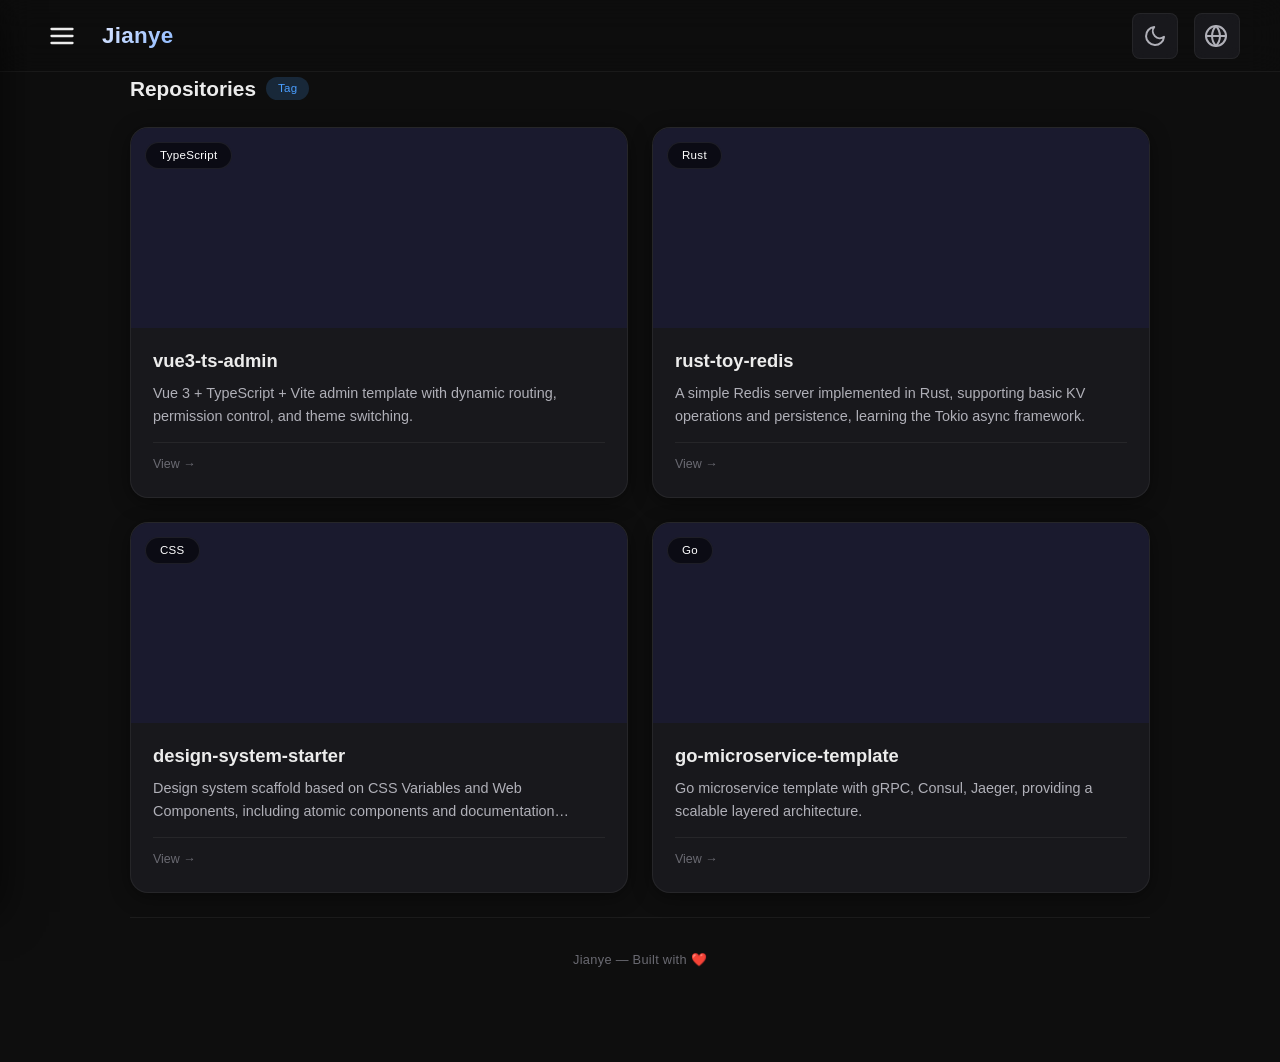
<file: repo.html>
<!DOCTYPE html>
<html lang="zh-CN">
<head>
    <meta charset="UTF-8" />
    <meta name="viewport" content="width=device-width, initial-scale=1.0, maximum-scale=1.0, user-scalable=no" />
    <title>简页 - 仓库</title>
    <link rel="stylesheet" href="assets/css/main.css" />
    <link rel="stylesheet" href="assets/css/article.css" />
</head>
<body data-page="repo">

    <header class="topnav">
        <div class="topnav-left">
            <button class="topnav-menu" id="menuToggle" aria-label="菜单">
                <svg viewBox="0 0 24 24" stroke-linecap="round" stroke-linejoin="round">
                    <line x1="3" y1="6" x2="21" y2="6" />
                    <line x1="3" y1="12" x2="21" y2="12" />
                    <line x1="3" y1="18" x2="21" y2="18" />
                </svg>
            </button>
            <span class="topnav-title" data-i18n="site_name">简页</span>
        </div>
        <div class="topnav-right">
            <button class="theme-btn-header" id="themeToggle" aria-label="切换主题">
                <svg viewBox="0 0 24 24" stroke-linecap="round" stroke-linejoin="round">
                    <path d="M21 12.79A9 9 0 1 1 11.21 3 7 7 0 0 0 21 12.79z" />
                </svg>
            </button>
            <button class="lang-btn-header" id="langToggle" aria-label="切换语言">
                <svg viewBox="0 0 24 24" stroke-linecap="round" stroke-linejoin="round">
                    <circle cx="12" cy="12" r="10" />
                    <line x1="2" y1="12" x2="22" y2="12" />
                    <path d="M12 2a15.3 15.3 0 0 1 4 10 15.3 15.3 0 0 1-4 10 15.3 15.3 0 0 1-4-10 15.3 15.3 0 0 1 4-10z" />
                </svg>
                <span class="lang-label" id="langLabel"></span>
            </button>
        </div>
    </header>

    <div class="drawer-overlay" id="drawerOverlay"></div>
    <nav class="drawer" id="drawer">
        <button class="drawer-close" id="drawerClose" aria-label="关闭菜单">
            <svg viewBox="0 0 24 24" stroke-linecap="round" stroke-linejoin="round">
                <line x1="18" y1="6" x2="6" y2="18" />
                <line x1="6" y1="6" x2="18" y2="18" />
            </svg>
        </button>
        <ul class="drawer-nav">
            <li><a href="index.html" data-nav="home"><span data-i18n="nav.home">主页</span></a></li>
            <li><a href="repo.html" class="active" data-nav="repo"><span data-i18n="nav.repo">仓库</span></a></li>
            <li><a href="categories.html" data-nav="categories"><span data-i18n="nav.categories">分类</span></a></li>
            <li><a href="about.html" data-nav="about"><span data-i18n="nav.about">关于</span></a></li>
        </ul>
    </nav>

    <main class="container">
        <div class="section-title">
            <span data-i18n="repos">📦 仓库项目</span>
            <span class="badge" data-i18n="badge">开源</span>
        </div>
        <div class="article-list" id="repoList"></div>

        <div class="footer-note" data-i18n="footer_text">
            时间 <span data-i18n="site_name">简页</span> &mdash; 用 ❤️ 构建
        </div>
    </main>

    <button class="back-top" id="backTop" aria-label="回到顶部">
        <svg viewBox="0 0 24 24" stroke-linecap="round" stroke-linejoin="round">
            <polyline points="18 15 12 9 6 15" />
        </svg>
    </button>

    <div class="toast" id="toast"></div>

    <script src="assets/js/data.js"></script>
    <script src="assets/js/language.js"></script>
    <script src="assets/js/main.js"></script>
    <script>
        (function() {
            const repos = BLOG_DATA.repos;
            const container = document.getElementById('repoList');

            function renderRepos() {
                if (!container) return;
                const lang = window.getCurrentLang();
                const langData = window.LANG[lang];
                const viewText = langData.view || '查看 →';

                container.innerHTML = repos.map(repo => {
                    const name = typeof repo.name === 'object' ? (repo.name[lang] || repo.name.zh) : repo.name;
                    const description = typeof repo.description === 'object' ? (repo.description[lang] || repo.description.zh) : repo.description;
                    const languageDisplay = window.LANGUAGE_NAMES && window.LANGUAGE_NAMES[repo.language]
                        ? (window.LANGUAGE_NAMES[repo.language][lang] || window.LANGUAGE_NAMES[repo.language].zh)
                        : repo.language;

                    const coverStyle = repo.image
                        ? `background-image: url('${repo.image}'); background-size: cover; background-position: center;`
                        : `background: linear-gradient(135deg, #1a2a3a, #2d4a6a);`;

                    return `
                        <a href="${repo.link || '#'}" class="article-card">
                            <div class="article-cover" style="${coverStyle}">
                                <span class="cover-tag">${languageDisplay}</span>
                            </div>
                            <div class="article-body">
                                <div class="article-title">${name}</div>
                                <div class="article-excerpt" style="-webkit-line-clamp: 2;">${description}</div>
                                <div class="article-footer">
                                    <span>${viewText}</span>
                                </div>
                            </div>
                        </a>
                    `;
                }).join('');
            }

            renderRepos();
            window.addEventListener('languageChanged', renderRepos);
        })();
    </script>

</body>
</html>
</file>
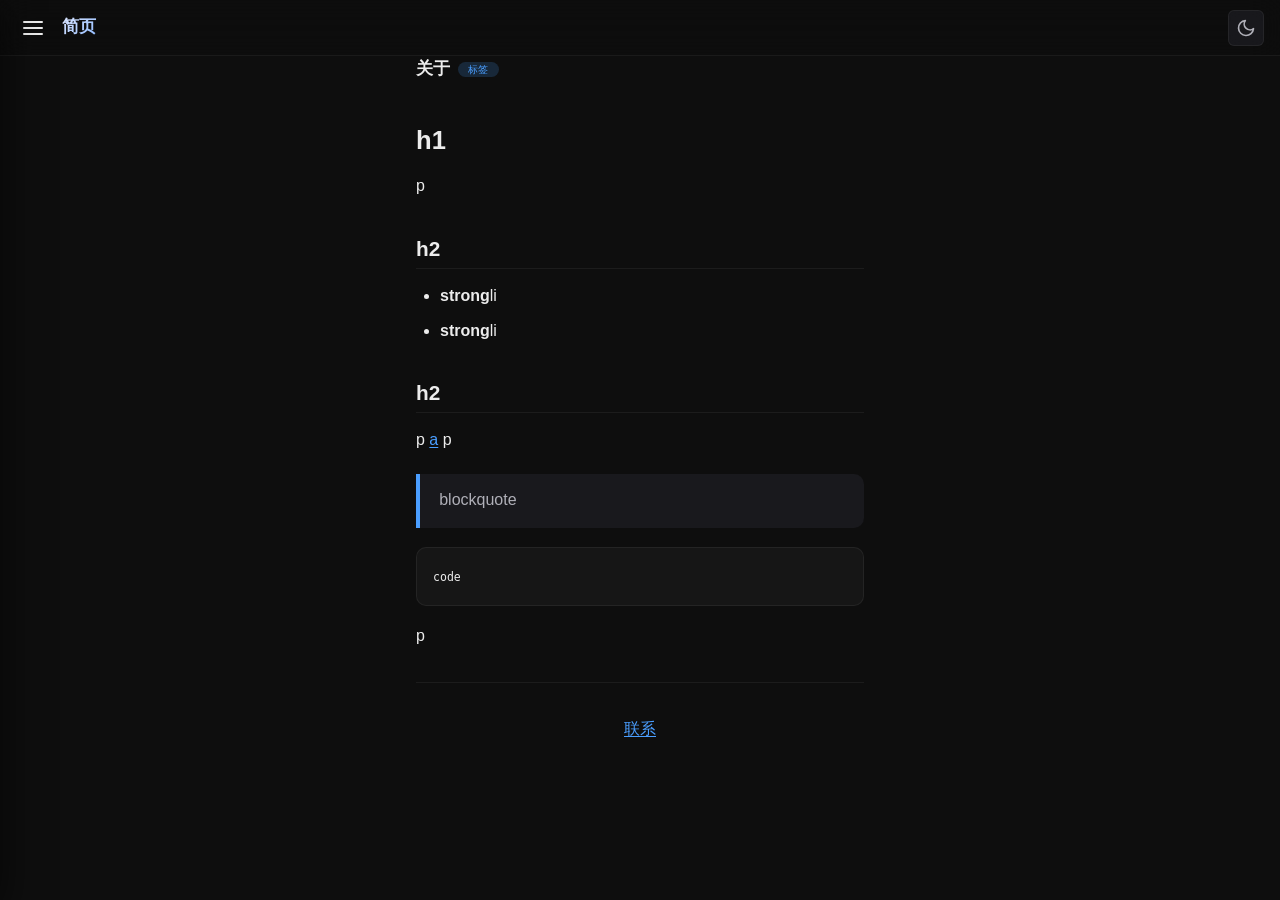
<file: test.html>
<!DOCTYPE html>
<html lang="zh-CN">
<head>
    <meta charset="UTF-8" />
    <meta name="viewport" content="width=device-width, initial-scale=1.0, maximum-scale=1.0, user-scalable=no" />
    <title>简页 - 关于</title>
    <link rel="stylesheet" href="main.css" />
    <link rel="stylesheet" href="article.css" />
</head>
<body>

    <!-- 顶部导航 -->
    <header class="topnav">
        <div class="topnav-left">
            <button class="topnav-menu" id="menuToggle" aria-label="菜单">
                <svg viewBox="0 0 24 24" stroke-linecap="round" stroke-linejoin="round">
                    <line x1="3" y1="6" x2="21" y2="6" />
                    <line x1="3" y1="12" x2="21" y2="12" />
                    <line x1="3" y1="18" x2="21" y2="18" />
                </svg>
            </button>
            <span class="topnav-title">简页</span>
        </div>
        <div class="topnav-right">
            <button class="theme-btn-header" id="themeToggle">
                <svg viewBox="0 0 24 24" stroke-linecap="round" stroke-linejoin="round">
                    <path d="M21 12.79A9 9 0 1 1 11.21 3 7 7 0 0 0 21 12.79z" />
                </svg>
                <span id="themeLabel">深色</span>
            </button>
        </div>
    </header>

    <div class="drawer-overlay" id="drawerOverlay"></div>
    <nav class="drawer" id="drawer">
        <button class="drawer-close" id="drawerClose" aria-label="关闭菜单">
            <svg viewBox="0 0 24 24" stroke-linecap="round" stroke-linejoin="round">
                <line x1="18" y1="6" x2="6" y2="18" />
                <line x1="6" y1="6" x2="18" y2="18" />
            </svg>
        </button>
        <ul class="drawer-nav">
            <li><a href="index.html" data-nav="home">
                    <svg viewBox="0 0 24 24" stroke-linecap="round" stroke-linejoin="round">
                        <path d="M3 12l9-9 9 9" />
                        <path d="M5 10v10a1 1 0 0 0 1 1h3a1 1 0 0 0 1-1v-4a1 1 0 0 1 1-1h2a1 1 0 0 1 1 1v4a1 1 0 0 0 1 1h3a1 1 0 0 0 1-1V10" />
                    </svg>
                    主页
                </a></li>
            <li><a href="repo.html" data-nav="repo">
                    <svg viewBox="0 0 24 24" stroke-linecap="round" stroke-linejoin="round">
                        <path d="M21 8v13H3V8" />
                        <path d="M1 3h22v5H1z" />
                        <path d="M10 12h4" />
                    </svg>
                    仓库
                </a></li>
            <li><a href="categories.html" data-nav="categories">
                    <svg viewBox="0 0 24 24" stroke-linecap="round" stroke-linejoin="round">
                        <path d="M20.59 13.41l-7.17 7.17a2 2 0 0 1-2.83 0L2 12V2h10l8.59 8.59a2 2 0 0 1 0 2.82z" />
                        <line x1="7" y1="7" x2="7.01" y2="7" />
                    </svg>
                    分类
                </a></li>
            <li><a href="about.html" data-nav="about">
                    <svg viewBox="0 0 24 24" stroke-linecap="round" stroke-linejoin="round">
                        <path d="M20 21v-2a4 4 0 0 0-4-4H8a4 4 0 0 0-4 4v2" />
                        <circle cx="12" cy="7" r="4" />
                    </svg>
                    关于
                </a></li>
        </ul>
    </nav>

    <main class="container">
        <div class="section-title">
            关于
            <span class="badge">标签</span>
        </div>

        <!-- 使用 article-content 样式 -->
        <div class="article-content">
            <h1>h1</h1>
            <p>
                p
            </p>
            <h2>h2</h2>
            <ul>
                <li><strong>strong</strong>li</li>
                <li><strong>strong</strong>li</li>
            </ul>
            <h2>h2</h2>
            <p>
                p <a href="https://example.com">a</a> p
            </p>
            <blockquote>
                blockquote
            </blockquote>
            <pre><code>code</code></pre>
            <p>
                p
            </p>
            <hr />
            <p style="text-align:center; color: var(--text-muted);">
                <a href="https://example.com">联系</a>
            </p>
        </div>
    </main>

    <button class="back-top" id="backTop" aria-label="回到顶部">
        <svg viewBox="0 0 24 24" stroke-linecap="round" stroke-linejoin="round">
            <polyline points="18 15 12 9 6 15" />
        </svg>
    </button>

    <div class="toast" id="toast"></div>

    <script src="data.js"></script>
    <script src="main.js"></script>
</body>
</html>
</file>
<file: assets/css/main.css>
:root {
    --bg-primary: #0e0e0e;
    --bg-secondary: #161616;
    --bg-card: rgba(28, 28, 32, 0.82);
    --bg-card-hover: rgba(38, 38, 44, 0.88);
    --bg-drawer: rgba(18, 18, 22, 0.96);
    --text-primary: #ececec;
    --text-secondary: #b0b0b8;
    --text-muted: #6a6a72;
    --border-light: rgba(255, 255, 255, 0.06);
    --accent: #4a9eff;
    --accent-dim: rgba(74, 158, 255, 0.18);
    --accent-glow: rgba(74, 158, 255, 0.28);
    --shadow-heavy: 0 12px 40px rgba(0, 0, 0, 0.65);
    --shadow-soft: 0 4px 20px rgba(0, 0, 0, 0.40);
    --radius-card: 18px;
    --radius-sm: 10px;
    --transition: 0.30s cubic-bezier(0.25, 0.46, 0.45, 0.94);
    --font: -apple-system, BlinkMacSystemFont, "Segoe UI", Roboto, Helvetica, Arial, sans-serif;
    --banner-height: 60vh;
}

*,
*::before,
*::after {
    margin: 0;
    padding: 0;
    box-sizing: border-box;
}
html {
    font-size: 16px;
    -webkit-tap-highlight-color: transparent;
}
body {
    font-family: var(--font);
    background: var(--bg-primary);
    color: var(--text-primary);
    line-height: 1.6;
    padding: 0 0 80px 0;
    min-height: 100vh;
    overflow-x: hidden;
    -webkit-font-smoothing: antialiased;
}
a {
    color: inherit;
    text-decoration: none;
}
img {
    display: block;
    max-width: 100%;
}
::-webkit-scrollbar {
    width: 6px;
    height: 6px;
}
::-webkit-scrollbar-track {
    background: transparent;
}
::-webkit-scrollbar-thumb {
    background: var(--accent);
    border-radius: 20px;
}

/* =========================================================
   容器（桌面端基准）
   ========================================================= */
.container {
    max-width: 1100px;
    margin: 0 auto;
    padding: 0 40px;
}

/* =========================================================
   顶栏（桌面端基准）
   ========================================================= */
.topnav {
    position: sticky;
    top: 0;
    z-index: 100;
    background: rgba(14, 14, 14, 0.78);
    backdrop-filter: blur(16px) saturate(1.4);
    -webkit-backdrop-filter: blur(16px) saturate(1.4);
    border-bottom: 1px solid var(--border-light);
    padding: 14px 40px;
    display: flex;
    align-items: center;
    justify-content: space-between;
    height: 72px;
}
.topnav-left {
    display: flex;
    align-items: center;
    gap: 18px;
}
.topnav-menu {
    width: 44px;
    height: 44px;
    border: none;
    background: transparent;
    color: var(--text-primary);
    cursor: pointer;
    display: flex;
    align-items: center;
    justify-content: center;
    border-radius: var(--radius-sm);
    transition: background var(--transition);
    padding: 0;
}
.topnav-menu:hover,
.topnav-menu:active {
    background: rgba(255, 255, 255, 0.06);
}
.topnav-menu svg {
    width: 28px;
    height: 28px;
    stroke: currentColor;
    stroke-width: 2;
    fill: none;
}
.topnav-title {
    font-size: 1.4rem;
    font-weight: 600;
    letter-spacing: 0.3px;
    background: linear-gradient(135deg, #e0e8ff, #8ab8ff);
    -webkit-background-clip: text;
    -webkit-text-fill-color: transparent;
    background-clip: text;
}
.topnav-right {
    display: flex;
    align-items: center;
    gap: 16px;
}
.theme-btn-header {
    border: 1px solid var(--border-light);
    background: var(--bg-card);
    backdrop-filter: blur(8px);
    -webkit-backdrop-filter: blur(8px);
    color: var(--text-secondary);
    cursor: pointer;
    transition: all var(--transition);
    display: flex;
    align-items: center;
    justify-content: center;
    gap: 6px;
    font-family: var(--font);
    flex-shrink: 0;
}
.theme-btn-header:hover,
.theme-btn-header:active {
    background: var(--accent-dim);
    color: var(--accent);
    border-color: var(--accent);
}
.theme-btn-header svg {
    stroke: currentColor;
    stroke-width: 2;
    fill: none;
}

/* 方形仅图标按钮（主题 & 语言） */
.theme-btn-header,
.lang-btn-header {
    width: 46px;
    height: 46px;
    padding: 0;
    border-radius: 8px;
    border: 1px solid var(--border-light);
    background: var(--bg-card);
    backdrop-filter: blur(8px);
    -webkit-backdrop-filter: blur(8px);
    color: var(--text-secondary);
    cursor: pointer;
    transition: all var(--transition);
    display: flex;
    align-items: center;
    justify-content: center;
    font-family: var(--font);
    flex-shrink: 0;
}
.theme-btn-header:hover,
.theme-btn-header:active,
.lang-btn-header:hover,
.lang-btn-header:active {
    background: var(--accent-dim);
    color: var(--accent);
    border-color: var(--accent);
}
.theme-btn-header svg,
.lang-btn-header svg {
    width: 24px;
    height: 24px;
    stroke: currentColor;
    stroke-width: 2;
    fill: none;
}
.lang-btn-header .lang-label {
    font-size: 0.9rem;
    font-weight: 600;
    margin-left: 2px;
    color: currentColor;
}

/* =========================================================
   抽屉菜单（桌面端基准）
   ========================================================= */
.drawer-overlay {
    position: fixed;
    inset: 0;
    z-index: 200;
    background: rgba(0, 0, 0, 0.55);
    backdrop-filter: blur(4px);
    -webkit-backdrop-filter: blur(4px);
    opacity: 0;
    visibility: hidden;
    transition: opacity var(--transition), visibility var(--transition);
}
.drawer-overlay.open {
    opacity: 1;
    visibility: visible;
}
.drawer {
    position: fixed;
    top: 0;
    left: 0;
    bottom: 0;
    width: 320px;
    max-width: 82vw;
    z-index: 210;
    background: var(--bg-drawer);
    backdrop-filter: blur(24px) saturate(1.5);
    -webkit-backdrop-filter: blur(24px) saturate(1.5);
    border-right: 1px solid var(--border-light);
    box-shadow: var(--shadow-heavy);
    transform: translateX(-100%);
    transition: transform 0.35s cubic-bezier(0.22, 1, 0.36, 1);
    display: flex;
    flex-direction: column;
    padding: 32px 28px 36px;
    overflow-y: auto;
}
.drawer.open {
    transform: translateX(0);
}
.drawer-close {
    align-self: flex-end;
    width: 42px;
    height: 42px;
    border: none;
    background: rgba(255, 255, 255, 0.05);
    border-radius: 50%;
    color: var(--text-secondary);
    cursor: pointer;
    display: flex;
    align-items: center;
    justify-content: center;
    transition: background var(--transition);
    margin-bottom: 12px;
}
.drawer-close:hover,
.drawer-close:active {
    background: rgba(255, 255, 255, 0.10);
}
.drawer-close svg {
    width: 24px;
    height: 24px;
    stroke: currentColor;
    stroke-width: 2;
    fill: none;
}
.drawer-nav {
    flex: 1;
    list-style: none;
    padding: 0;
    margin: 0;
}
.drawer-nav li {
    margin-bottom: 4px;
}
.drawer-nav a {
    display: flex;
    align-items: center;
    gap: 16px;
    padding: 14px 16px;
    border-radius: var(--radius-sm);
    font-size: 1.05rem;
    font-weight: 450;
    color: var(--text-secondary);
    transition: background var(--transition), color var(--transition);
    cursor: pointer;
}
.drawer-nav a svg {
    width: 24px;
    height: 24px;
    stroke: currentColor;
    stroke-width: 1.8;
    fill: none;
    flex-shrink: 0;
}
.drawer-nav a:hover {
    background: rgba(255, 255, 255, 0.05);
    color: var(--text-primary);
}
.drawer-nav a.active {
    background: var(--accent-dim);
    color: var(--accent);
    font-weight: 500;
}
.drawer-nav a.active svg {
    stroke: var(--accent);
}
.drawer-footer {
    border-top: 1px solid var(--border-light);
    padding-top: 20px;
    margin-top: 12px;
    font-size: 0.8rem;
    color: var(--text-muted);
    display: flex;
    justify-content: space-between;
}

/* =========================================================
   Banner（桌面端基准）
   ========================================================= */
.banner {
    position: relative;
    width: 100%;
    height: var(--banner-height);
    min-height: 400px;
    border-radius: var(--radius-card);
    overflow: hidden;
    margin: 28px 0;
    background: #0b0e1a;
    box-shadow: var(--shadow-soft);
}
.banner-bg {
    position: absolute;
    inset: 0;
    background:
        radial-gradient(ellipse at 30% 70%, rgba(74, 158, 255, 0.12) 0%, transparent 60%),
        radial-gradient(ellipse at 80% 20%, rgba(123, 94, 255, 0.10) 0%, transparent 50%),
        linear-gradient(180deg, #0b0e1a 0%, #141c2e 40%, #1a2a40 75%, #0f1a2a 100%);
    z-index: 1;
}
.banner-scene {
    position: absolute;
    inset: 0;
    z-index: 2;
    overflow: hidden;
}
.banner-mountain {
    position: absolute;
    bottom: 0;
    left: 0;
    right: 0;
    height: 45%;
    background:
        polygon(0% 100%, 0% 60%, 8% 50%, 16% 58%, 24% 42%, 34% 52%, 44% 38%, 54% 48%, 64% 40%, 74% 52%, 84% 44%, 92% 56%, 100% 48%, 100% 100%);
    background-size: 100% 100%;
    background-repeat: no-repeat;
    background-color: transparent;
    opacity: 0.50;
}
.banner-mountain::before {
    content: '';
    position: absolute;
    inset: 0;
    background:
        polygon(0% 100%, 0% 70%, 12% 62%, 22% 72%, 34% 56%, 46% 66%, 58% 52%, 68% 62%, 78% 50%, 88% 60%, 100% 54%, 100% 100%);
    background-size: 100% 100%;
    background-repeat: no-repeat;
    opacity: 0.35;
    transform: scaleY(1.2) translateY(6%);
}
.banner-mountain-2 {
    position: absolute;
    bottom: 0;
    left: 0;
    right: 0;
    height: 30%;
    background:
        polygon(0% 100%, 0% 80%, 10% 74%, 20% 82%, 30% 70%, 40% 78%, 50% 66%, 60% 76%, 70% 68%, 80% 78%, 90% 72%, 100% 80%, 100% 100%);
    background-size: 100% 100%;
    background-repeat: no-repeat;
    opacity: 0.25;
}
.banner-moon {
    position: absolute;
    top: 14%;
    right: 10%;
    width: 84px;
    height: 84px;
    border-radius: 50%;
    background: radial-gradient(circle at 35% 30%, #f0e8d0, #c8b898);
    box-shadow: 0 0 80px rgba(200, 180, 140, 0.20), 0 0 160px rgba(200, 180, 140, 0.08);
    opacity: 0.75;
}
.banner-moon::after {
    content: '';
    position: absolute;
    top: 10px;
    left: 14px;
    width: 22px;
    height: 22px;
    border-radius: 50%;
    background: rgba(255, 255, 255, 0.15);
}
.banner-stars {
    position: absolute;
    inset: 0;
    z-index: 1;
    pointer-events: none;
}
.banner-stars span {
    position: absolute;
    width: 2px;
    height: 2px;
    background: rgba(255, 255, 255, 0.5);
    border-radius: 50%;
    animation: twinkle 3s ease-in-out infinite alternate;
}
.banner-stars span:nth-child(1) {
    top: 12%;
    left: 20%;
    animation-delay: 0.2s;
    width: 3px;
    height: 3px;
}
.banner-stars span:nth-child(2) {
    top: 8%;
    left: 45%;
    animation-delay: 1.0s;
}
.banner-stars span:nth-child(3) {
    top: 22%;
    left: 70%;
    animation-delay: 0.6s;
    width: 3px;
    height: 3px;
}
.banner-stars span:nth-child(4) {
    top: 30%;
    left: 10%;
    animation-delay: 1.8s;
}
.banner-stars span:nth-child(5) {
    top: 18%;
    left: 88%;
    animation-delay: 0.4s;
    width: 2px;
    height: 2px;
}
.banner-stars span:nth-child(6) {
    top: 6%;
    left: 60%;
    animation-delay: 2.2s;
    width: 4px;
    height: 4px;
    opacity: 0.3;
}
@keyframes twinkle {
    0% { opacity: 0.2; }
    100% { opacity: 0.9; }
}
.banner-text {
    position: absolute;
    bottom: 44px;
    left: 44px;
    z-index: 3;
    pointer-events: none;
}
.banner-text h1 {
    font-size: 2.4rem;
    font-weight: 700;
    letter-spacing: 0.5px;
    background: linear-gradient(135deg, #f0f4ff, #8ab8ff);
    -webkit-background-clip: text;
    -webkit-text-fill-color: transparent;
    background-clip: text;
    text-shadow: 0 2px 20px rgba(0, 0, 0, 0.30);
    line-height: 1.2;
}
.banner-text p {
    font-size: 1rem;
    color: rgba(255, 255, 255, 0.55);
    margin-top: 6px;
    letter-spacing: 0.3px;
    text-shadow: 0 1px 12px rgba(0, 0, 0, 0.40);
}

/* =========================================================
   个人信息卡（桌面端基准）
   ========================================================= */
.profile-card {
    background: var(--bg-card);
    backdrop-filter: blur(12px) saturate(1.3);
    -webkit-backdrop-filter: blur(12px) saturate(1.3);
    border-radius: var(--radius-card);
    padding: 28px 32px;
    border: 1px solid var(--border-light);
    box-shadow: var(--shadow-soft);
    margin-bottom: 24px;
    display: flex;
    align-items: center;
    gap: 24px;
    transition: background var(--transition);
}
.profile-avatar {
    width: 88px;
    height: 88px;
    border-radius: 50%;
    flex-shrink: 0;
    background: linear-gradient(135deg, #3a7bd5, #7b5eff);
    display: flex;
    align-items: center;
    justify-content: center;
    font-size: 2.4rem;
    font-weight: 600;
    color: #fff;
    box-shadow: 0 4px 20px rgba(74, 158, 255, 0.20);
}
.profile-info {
    flex: 1;
    min-width: 0;
}
.profile-name {
    font-size: 1.5rem;
    font-weight: 600;
    color: var(--text-primary);
}
.profile-bio {
    font-size: 0.95rem;
    color: var(--text-secondary);
    margin-top: 4px;
    display: -webkit-box;
    -webkit-line-clamp: 2;
    -webkit-box-orient: vertical;
    overflow: hidden;
}

/* =========================================================
   统计栏（桌面端基准）
   ========================================================= */
.stats-row {
    display: flex;
    gap: 16px;
    margin-bottom: 24px;
}
.stats-row .stat-item {
    flex: 1;
    background: var(--bg-card);
    backdrop-filter: blur(12px) saturate(1.3);
    -webkit-backdrop-filter: blur(12px) saturate(1.3);
    border-radius: var(--radius-sm);
    padding: 22px 12px;
    text-align: center;
    border: 1px solid var(--border-light);
    transition: background var(--transition);
}
.stat-item .num {
    font-size: 1.8rem;
    font-weight: 700;
    color: var(--accent);
    letter-spacing: 0.5px;
}
.stat-item .label {
    font-size: 0.8rem;
    color: var(--text-muted);
    margin-top: 4px;
    text-transform: uppercase;
    letter-spacing: 0.5px;
}

/* =========================================================
   社交图标（桌面端基准）
   ========================================================= */
.social-row {
    display: flex;
    align-items: center;
    justify-content: flex-start;
    gap: 14px;
    margin-bottom: 36px;
    flex-wrap: wrap;
}
.social-icons {
    display: flex;
    gap: 14px;
    align-items: center;
    flex-wrap: wrap;
}
.social-icons a {
    width: 46px;
    height: 46px;
    border-radius: 50%;
    background: var(--bg-card);
    border: 1px solid var(--border-light);
    backdrop-filter: blur(8px);
    -webkit-backdrop-filter: blur(8px);
    display: flex;
    align-items: center;
    justify-content: center;
    color: var(--text-secondary);
    transition: all var(--transition);
    cursor: pointer;
}
.social-icons a:hover,
.social-icons a:active {
    background: var(--accent-dim);
    color: var(--accent);
    border-color: var(--accent);
    transform: translateY(-2px);
    box-shadow: 0 4px 16px rgba(74, 158, 255, 0.15);
}
.social-icons a svg {
    width: 22px;
    height: 22px;
    stroke: currentColor;
    stroke-width: 1.8;
    fill: none;
}

/* =========================================================
   区块标题（桌面端基准）
   ========================================================= */
.section-title {
    font-size: 1.3rem;
    font-weight: 600;
    color: var(--text-primary);
    margin-bottom: 22px;
    display: flex;
    align-items: center;
    gap: 10px;
}
.section-title .badge {
    font-size: 0.72rem;
    background: var(--accent-dim);
    color: var(--accent);
    padding: 2px 12px;
    border-radius: 20px;
    font-weight: 500;
    letter-spacing: 0.3px;
}

/* =========================================================
   文章列表（桌面端基准：自适应网格）
   ========================================================= */
.article-list {
    display: grid;
    grid-template-columns: repeat(auto-fill, minmax(360px, 1fr));
    gap: 24px;
    margin-bottom: 24px;
}
.article-card {
    background: var(--bg-card);
    backdrop-filter: blur(12px) saturate(1.3);
    -webkit-backdrop-filter: blur(12px) saturate(1.3);
    border-radius: var(--radius-card);
    border: 1px solid var(--border-light);
    overflow: hidden;
    box-shadow: var(--shadow-soft);
    transition: all var(--transition);
    display: block;
    color: inherit;
}
.article-card:hover {
    border-color: rgba(74, 158, 255, 0.25);
    box-shadow: 0 8px 32px rgba(0, 0, 0, 0.5);
    transform: translateY(-2px);
}
.article-card:active {
    transform: scale(0.99);
}
.article-cover {
    width: 100%;
    height: 200px;
    background: #1a1a2e;
    position: relative;
    overflow: hidden;
}
.article-cover .cover-img {
    width: 100%;
    height: 100%;
    object-fit: cover;
    display: block;
    background-size: cover;
    background-position: center;
}
.cover-grad-1 { background: linear-gradient(135deg, #1a2a3a, #2d4a6a); }
.cover-grad-2 { background: linear-gradient(135deg, #1a1a2e, #3a2a4a); }
.cover-grad-3 { background: linear-gradient(135deg, #0e1a2a, #1a3a3a); }
.cover-grad-4 { background: linear-gradient(135deg, #1a0e1a, #3a1a2a); }
.cover-grad-5 { background: linear-gradient(135deg, #0e1a1a, #1a2a3a); }
.article-cover .cover-tag {
    position: absolute;
    top: 14px;
    left: 14px;
    background: rgba(0, 0, 0, 0.55);
    backdrop-filter: blur(6px);
    -webkit-backdrop-filter: blur(6px);
    padding: 3px 14px;
    border-radius: 20px;
    font-size: 0.72rem;
    color: #fff;
    letter-spacing: 0.3px;
    border: 1px solid rgba(255, 255, 255, 0.08);
}
.article-cover .cover-tag.top {
    background: rgba(255, 180, 50, 0.20);
    color: #ffb833;
    border-color: rgba(255, 180, 50, 0.15);
}
.article-body {
    padding: 20px 22px 22px;
}
.article-title {
    font-size: 1.15rem;
    font-weight: 600;
    color: var(--text-primary);
    line-height: 1.4;
    margin-bottom: 8px;
    display: -webkit-box;
    -webkit-line-clamp: 2;
    -webkit-box-orient: vertical;
    overflow: hidden;
}
.article-title .pin-icon {
    display: inline-block;
    color: #ffb833;
    margin-right: 4px;
    font-size: 0.9rem;
}
.article-meta {
    display: flex;
    flex-wrap: wrap;
    align-items: center;
    gap: 8px 14px;
    font-size: 0.78rem;
    color: var(--text-muted);
    margin-bottom: 10px;
}
.article-meta .cat {
    background: var(--accent-dim);
    color: var(--accent);
    padding: 1px 12px;
    border-radius: 12px;
    font-size: 0.7rem;
    font-weight: 500;
    letter-spacing: 0.2px;
    white-space: nowrap;
}
.article-meta .dot {
    color: var(--text-muted);
    opacity: 0.3;
}
.article-excerpt {
    font-size: 0.9rem;
    color: var(--text-secondary);
    line-height: 1.6;
    display: -webkit-box;
    -webkit-line-clamp: 3;
    -webkit-box-orient: vertical;
    overflow: hidden;
    margin-bottom: 14px;
}
.article-footer {
    display: flex;
    align-items: center;
    justify-content: space-between;
    font-size: 0.78rem;
    color: var(--text-muted);
    padding-top: 12px;
    border-top: 1px solid var(--border-light);
}
.article-footer .stats {
    display: flex;
    align-items: center;
    gap: 14px;
}
.article-footer .stats span {
    display: flex;
    align-items: center;
    gap: 4px;
}
.article-footer .stats svg {
    width: 15px;
    height: 15px;
    stroke: currentColor;
    stroke-width: 1.8;
    fill: none;
}

/* =========================================================
   回到顶部 / Toast / 页脚（桌面端基准）
   ========================================================= */
.back-top {
    position: fixed;
    bottom: 48px;
    right: 48px;
    z-index: 80;
    width: 52px;
    height: 52px;
    border-radius: 50%;
    border: 1px solid var(--border-light);
    background: var(--bg-card);
    backdrop-filter: blur(12px) saturate(1.3);
    -webkit-backdrop-filter: blur(12px) saturate(1.3);
    box-shadow: var(--shadow-soft);
    color: var(--text-secondary);
    cursor: pointer;
    display: flex;
    align-items: center;
    justify-content: center;
    transition: all var(--transition);
    opacity: 0;
    visibility: hidden;
    transform: translateY(12px) scale(0.9);
}
.back-top.visible {
    opacity: 1;
    visibility: visible;
    transform: translateY(0) scale(1);
}
.back-top:hover,
.back-top:active {
    background: var(--accent-dim);
    color: var(--accent);
    border-color: var(--accent);
    transform: scale(1.05);
}
.back-top svg {
    width: 26px;
    height: 26px;
    stroke: currentColor;
    stroke-width: 2.2;
    fill: none;
}

.toast {
    position: fixed;
    bottom: 120px;
    left: 50%;
    transform: translateX(-50%) translateY(20px);
    background: var(--bg-card);
    backdrop-filter: blur(16px) saturate(1.4);
    -webkit-backdrop-filter: blur(16px) saturate(1.4);
    border: 1px solid var(--border-light);
    border-radius: var(--radius-sm);
    padding: 12px 28px;
    font-size: 0.9rem;
    color: var(--text-secondary);
    box-shadow: var(--shadow-heavy);
    opacity: 0;
    visibility: hidden;
    transition: all 0.35s cubic-bezier(0.22, 1, 0.36, 1);
    z-index: 400;
    white-space: nowrap;
    max-width: 86vw;
    text-align: center;
}
.toast.show {
    opacity: 1;
    visibility: visible;
    transform: translateX(-50%) translateY(0);
}

.footer-note {
    text-align: center;
    font-size: 0.8rem;
    color: var(--text-muted);
    padding: 32px 0 12px;
    letter-spacing: 0.3px;
    border-top: 1px solid var(--border-light);
    margin-top: 12px;
}
.footer-note span {
    color: var(--accent);
}

/* =========================================================
   平板（≤ 1024px）
   ========================================================= */
@media (max-width: 1024px) {
    .container {
        max-width: 800px;
        padding: 0 32px;
    }
    .topnav {
        padding: 12px 32px;
        height: 64px;
    }
    .topnav-title { font-size: 1.25rem; }
    .topnav-menu { width: 40px; height: 40px; }
    .topnav-menu svg { width: 26px; height: 26px; }
    .topnav-right { gap: 12px; }
    .theme-btn-header,
    .lang-btn-header { width: 42px; height: 42px; }
    .theme-btn-header svg,
    .lang-btn-header svg { width: 22px; height: 22px; }
    .lang-btn-header .lang-label { font-size: 0.85rem; }

    .drawer { width: 300px; padding: 28px 24px 32px; }
    .drawer-nav a { font-size: 1rem; padding: 13px 15px; }

    .banner {
        height: 52vh;
        min-height: 340px;
        margin: 24px 0;
    }
    .banner-text { bottom: 32px; left: 32px; }
    .banner-text h1 { font-size: 2rem; }
    .banner-text p { font-size: 0.92rem; }
    .banner-moon { width: 68px; height: 68px; }

    .profile-card { padding: 24px 26px; gap: 20px; }
    .profile-avatar { width: 76px; height: 76px; font-size: 2.1rem; }
    .profile-name { font-size: 1.35rem; }
    .profile-bio { font-size: 0.9rem; }

    .stats-row { gap: 14px; }
    .stat-item .num { font-size: 1.6rem; }

    .social-icons a { width: 44px; height: 44px; }
    .social-icons a svg { width: 20px; height: 20px; }

    .article-list { gap: 22px; }
    .article-cover { height: 190px; }
}

/* =========================================================
   窄平板 / 大屏手机（≤ 768px）
   ========================================================= */
@media (max-width: 768px) {
    .container {
        max-width: 720px;
        padding: 0 24px;
    }
    .topnav {
        padding: 12px 24px;
        height: 62px;
    }
    .topnav-title { font-size: 1.15rem; }
    .topnav-menu { width: 38px; height: 38px; }
    .topnav-menu svg { width: 24px; height: 24px; }
    .theme-btn-header,
    .lang-btn-header { width: 40px; height: 40px; }
    .theme-btn-header svg,
    .lang-btn-header svg { width: 22px; height: 22px; }
    .lang-btn-header .lang-label { font-size: 0.8rem; }

    .banner {
        height: 46vh;
        min-height: 280px;
        margin: 20px 0;
    }
    .banner-text { bottom: 26px; left: 26px; }
    .banner-text h1 { font-size: 1.8rem; }
    .banner-text p { font-size: 0.88rem; }
    .banner-moon { width: 56px; height: 56px; }

    .profile-card { padding: 22px 22px; gap: 18px; margin-bottom: 20px; }
    .profile-avatar { width: 68px; height: 68px; font-size: 1.9rem; }
    .profile-name { font-size: 1.25rem; }
    .profile-bio { font-size: 0.85rem; }

    .stats-row { gap: 12px; margin-bottom: 20px; }
    .stats-row .stat-item { padding: 18px 10px; }
    .stat-item .num { font-size: 1.5rem; }
    .stat-item .label { font-size: 0.72rem; }

    .social-row { margin-bottom: 28px; gap: 12px; }
    .social-icons { gap: 12px; }
    .social-icons a { width: 42px; height: 42px; }
    .social-icons a svg { width: 19px; height: 19px; }

    .section-title { font-size: 1.15rem; margin-bottom: 16px; }

    /* 单列 */
    .article-list {
        grid-template-columns: 1fr;
        gap: 20px;
    }
    .article-cover { height: 180px; }
    .article-body { padding: 18px 20px 20px; }
    .article-title { font-size: 1.08rem; }

    .back-top { width: 46px; height: 46px; bottom: 36px; right: 28px; }
    .back-top svg { width: 22px; height: 22px; }
}

/* =========================================================
   手机（≤ 480px）—— 回归原始窄屏设计
   ========================================================= */
@media (max-width: 480px) {
    .container {
        max-width: 100%;
        padding: 0 16px;
    }
    .topnav {
        padding: 10px 16px;
        height: 56px;
    }
    .topnav-left { gap: 12px; }
    .topnav-title { font-size: 1.05rem; }
    .topnav-menu { width: 34px; height: 34px; }
    .topnav-menu svg { width: 24px; height: 24px; }
    .topnav-right { gap: 10px; }
    .theme-btn-header,
    .lang-btn-header { width: 36px; height: 36px; border-radius: 6px; }
    .theme-btn-header svg,
    .lang-btn-header svg { width: 20px; height: 20px; }
    .lang-btn-header .lang-label { font-size: 0.75rem; }

    .drawer { width: 280px; padding: 24px 20px 30px; }
    .drawer-close { width: 36px; height: 36px; }
    .drawer-close svg { width: 22px; height: 22px; }
    .drawer-nav a { font-size: 0.95rem; padding: 12px 14px; gap: 14px; }
    .drawer-nav a svg { width: 22px; height: 22px; }

    .banner {
        height: 44vh;
        min-height: 220px;
        border-radius: 0 0 var(--radius-sm) var(--radius-sm);
        margin: 0 -16px 16px;
        width: calc(100% + 32px);
    }
    .banner-text { bottom: 20px; left: 16px; }
    .banner-text h1 { font-size: 1.3rem; }
    .banner-text p { font-size: 0.8rem; }
    .banner-moon { width: 48px; height: 48px; top: 16%; right: 12%; }
    .banner-moon::after { width: 14px; height: 14px; top: 6px; left: 8px; }

    .profile-card { padding: 16px 14px; gap: 12px; margin-bottom: 16px; }
    .profile-avatar { width: 52px; height: 52px; font-size: 1.4rem; }
    .profile-name { font-size: 1.05rem; }
    .profile-bio { font-size: 0.78rem; }

    .stats-row { gap: 8px; margin-bottom: 16px; }
    .stats-row .stat-item { padding: 12px 6px; }
    .stat-item .num { font-size: 1.1rem; }
    .stat-item .label { font-size: 0.62rem; }

    .social-row { margin-bottom: 20px; gap: 10px; }
    .social-icons { gap: 10px; }
    .social-icons a { width: 36px; height: 36px; }
    .social-icons a svg { width: 17px; height: 17px; }

    .section-title { font-size: 1.05rem; margin-bottom: 14px; gap: 8px; }
    .section-title .badge { font-size: 0.6rem; padding: 0 10px; }

    .article-list { gap: 16px; margin-bottom: 16px; }
    .article-cover { height: 150px; }
    .article-cover .cover-tag { top: 12px; left: 12px; font-size: 0.6rem; padding: 2px 12px; }
    .article-body { padding: 16px 18px 18px; }
    .article-title { font-size: 1rem; }
    .article-meta { font-size: 0.7rem; }
    .article-meta .cat { font-size: 0.6rem; padding: 0 10px; }
    .article-excerpt { font-size: 0.82rem; margin-bottom: 12px; }
    .article-footer { font-size: 0.7rem; padding-top: 10px; }
    .article-footer .stats svg { width: 14px; height: 14px; }

    .back-top { width: 44px; height: 44px; bottom: 90px; right: 16px; }
    .back-top svg { width: 22px; height: 22px; }

    .toast { bottom: 140px; font-size: 0.8rem; padding: 10px 24px; }

    .footer-note { font-size: 0.68rem; padding: 24px 0 8px; }
}

/* =========================================================
   小屏手机（≤ 360px）
   ========================================================= */
@media (max-width: 360px) {
    .topnav-title { font-size: 0.9rem; }
    .topnav-menu { width: 32px; height: 32px; }
    .theme-btn-header,
    .lang-btn-header { width: 34px; height: 34px; }
    .theme-btn-header svg,
    .lang-btn-header svg { width: 18px; height: 18px; }

    .stats-row { gap: 6px; }
    .stat-item .num { font-size: 0.95rem; }
    .stat-item .label { font-size: 0.58rem; }

    .article-meta { font-size: 0.62rem; gap: 4px 10px; }
    .article-excerpt { font-size: 0.74rem; }
    .article-footer { font-size: 0.62rem; flex-wrap: wrap; gap: 6px; }
}

/* =========================================================
   浅色主题（保持原有变量覆写）
   ========================================================= */
body.light {
    --bg-primary: #f0f2f5;
    --bg-secondary: #ffffff;
    --bg-card: rgba(255, 255, 255, 0.78);
    --bg-card-hover: rgba(255, 255, 255, 0.92);
    --bg-drawer: rgba(248, 248, 250, 0.96);
    --text-primary: #1a1a1e;
    --text-secondary: #4a4a52;
    --text-muted: #8a8a92;
    --border-light: rgba(0, 0, 0, 0.07);
    --shadow-heavy: 0 12px 40px rgba(0, 0, 0, 0.12);
    --shadow-soft: 0 4px 20px rgba(0, 0, 0, 0.06);
}
body.light .topnav {
    background: rgba(240, 242, 245, 0.78);
    border-bottom-color: rgba(0, 0, 0, 0.05);
}
body.light .topnav-title {
    background: linear-gradient(135deg, #1a2a4a, #4a7acc);
    -webkit-background-clip: text;
    -webkit-text-fill-color: transparent;
    background-clip: text;
}
body.light .banner-bg {
    background:
        radial-gradient(ellipse at 30% 70%, rgba(74, 158, 255, 0.08) 0%, transparent 60%),
        radial-gradient(ellipse at 80% 20%, rgba(123, 94, 255, 0.06) 0%, transparent 50%),
        linear-gradient(180deg, #d4dce8 0%, #b8c8da 40%, #a0b8d0 75%, #8898b0 100%);
}
body.light .banner-mountain { opacity: 0.30; }
body.light .banner-mountain::before { opacity: 0.20; }
body.light .banner-mountain-2 { opacity: 0.15; }
body.light .banner-moon {
    background: radial-gradient(circle at 35% 30%, #f8f0e0, #d0c8b0);
    opacity: 0.5;
}
body.light .banner-stars span { background: rgba(0, 0, 0, 0.20); }
body.light .banner-text h1 {
    background: linear-gradient(135deg, #1a2a4a, #3a6aaa);
    -webkit-background-clip: text;
    -webkit-text-fill-color: transparent;
    background-clip: text;
}
body.light .banner-text p { color: rgba(0, 0, 0, 0.40); }
body.light .article-cover .cover-tag {
    background: rgba(255, 255, 255, 0.70);
    color: #1a1a2e;
}
body.light .article-cover .cover-tag.top {
    background: rgba(255, 180, 50, 0.15);
    color: #b87a20;
}
body.light .drawer-close { background: rgba(0, 0, 0, 0.04); }
body.light .drawer-close:hover { background: rgba(0, 0, 0, 0.08); }
body.light .drawer-nav a:hover { background: rgba(0, 0, 0, 0.04); }
body.light .drawer-nav a.active { background: rgba(74, 158, 255, 0.12); }
body.light .toast { background: rgba(255, 255, 255, 0.90); }
</file>
<file: assets/css/article.css>
.article-content {
    color: var(--text-primary);
    line-height: 1.8;
}
.article-content h1,
.article-content h2,
.article-content h3,
.article-content h4 {
    margin-top: 1.6em;
    margin-bottom: 0.6em;
    font-weight: 600;
    line-height: 1.3;
}
.article-content h1 { font-size: 1.6rem; }
.article-content h2 {
    font-size: 1.3rem;
    border-bottom: 1px solid var(--border-light);
    padding-bottom: 0.3em;
}
.article-content h3 { font-size: 1.1rem; }
.article-content p { margin: 0 0 1em 0; }
.article-content a {
    color: var(--accent);
    text-decoration: underline;
    text-underline-offset: 2px;
}
.article-content blockquote {
    border-left: 4px solid var(--accent);
    padding-left: 1.2rem;
    margin: 1.2rem 0;
    color: var(--text-secondary);
    background: var(--bg-card);
    border-radius: 0 var(--radius-sm) var(--radius-sm) 0;
    padding: 0.8rem 1.2rem;
}
.article-content pre {
    background: var(--bg-secondary);
    border-radius: var(--radius-sm);
    padding: 1rem;
    overflow-x: auto;
    font-family: 'Fira Code', 'Menlo', monospace;
    font-size: 0.85rem;
    border: 1px solid var(--border-light);
    margin: 1rem 0;
}
.article-content code {
    background: var(--bg-card);
    padding: 0.2rem 0.4rem;
    border-radius: 4px;
    font-size: 0.85em;
    font-family: 'Fira Code', 'Menlo', monospace;
    color: var(--accent);
}
.article-content pre code {
    background: transparent;
    padding: 0;
    color: var(--text-primary);
}
.article-content ul,
.article-content ol {
    padding-left: 1.5rem;
    margin: 0.8rem 0;
}
.article-content ul li,
.article-content ol li {
    margin-bottom: 0.4rem;
}
.article-content img {
    max-width: 100%;
    border-radius: var(--radius-sm);
    margin: 1rem 0;
}
.article-content hr {
    border: none;
    border-top: 1px solid var(--border-light);
    margin: 2rem 0;
}

body.light .article-content blockquote {
    background: rgba(0,0,0,0.04);
}
body.light .article-content pre {
    background: #f5f5f7;
    border-color: rgba(0,0,0,0.08);
}
body.light .article-content code {
    background: rgba(0,0,0,0.06);
}
body.light .article-content pre code {
    background: transparent;
}
</file>
<file: main.css>
:root {
    --bg-primary: #0e0e0e;
    --bg-secondary: #161616;
    --bg-card: rgba(28, 28, 32, 0.82);
    --bg-card-hover: rgba(38, 38, 44, 0.88);
    --bg-drawer: rgba(18, 18, 22, 0.96);
    --text-primary: #ececec;
    --text-secondary: #b0b0b8;
    --text-muted: #6a6a72;
    --border-light: rgba(255, 255, 255, 0.06);
    --accent: #4a9eff;
    --accent-dim: rgba(74, 158, 255, 0.18);
    --accent-glow: rgba(74, 158, 255, 0.28);
    --shadow-heavy: 0 12px 40px rgba(0, 0, 0, 0.65);
    --shadow-soft: 0 4px 20px rgba(0, 0, 0, 0.40);
    --radius-card: 18px;
    --radius-sm: 10px;
    --transition: 0.30s cubic-bezier(0.25, 0.46, 0.45, 0.94);
    --font: -apple-system, BlinkMacSystemFont, "Segoe UI", Roboto, Helvetica, Arial, sans-serif;
    --banner-height: 56vh;
}

*,
*::before,
*::after {
    margin: 0;
    padding: 0;
    box-sizing: border-box;
}
html {
    font-size: 16px;
    -webkit-tap-highlight-color: transparent;
}
body {
    font-family: var(--font);
    background: var(--bg-primary);
    color: var(--text-primary);
    line-height: 1.6;
    padding: 0 0 80px 0;
    min-height: 100vh;
    overflow-x: hidden;
    -webkit-font-smoothing: antialiased;
}
a {
    color: inherit;
    text-decoration: none;
}
img {
    display: block;
    max-width: 100%;
}
::-webkit-scrollbar {
    width: 4px;
    height: 4px;
}
::-webkit-scrollbar-track {
    background: transparent;
}
::-webkit-scrollbar-thumb {
    background: var(--accent);
    border-radius: 20px;
}

.container {
    max-width: 480px;
    margin: 0 auto;
    padding: 0 16px;
}

.topnav {
    position: sticky;
    top: 0;
    z-index: 100;
    background: rgba(14, 14, 14, 0.78);
    backdrop-filter: blur(16px) saturate(1.4);
    -webkit-backdrop-filter: blur(16px) saturate(1.4);
    border-bottom: 1px solid var(--border-light);
    padding: 10px 16px;
    display: flex;
    align-items: center;
    justify-content: space-between;
    height: 56px;
}
.topnav-left {
    display: flex;
    align-items: center;
    gap: 12px;
}
.topnav-menu {
    width: 34px;
    height: 34px;
    border: none;
    background: transparent;
    color: var(--text-primary);
    cursor: pointer;
    display: flex;
    align-items: center;
    justify-content: center;
    border-radius: var(--radius-sm);
    transition: background var(--transition);
    padding: 0;
}
.topnav-menu:hover,
.topnav-menu:active {
    background: rgba(255, 255, 255, 0.06);
}
.topnav-menu svg {
    width: 24px;
    height: 24px;
    stroke: currentColor;
    stroke-width: 2;
    fill: none;
}
.topnav-title {
    font-size: 1.05rem;
    font-weight: 600;
    letter-spacing: 0.3px;
    background: linear-gradient(135deg, #e0e8ff, #8ab8ff);
    -webkit-background-clip: text;
    -webkit-text-fill-color: transparent;
    background-clip: text;
}
.topnav-right {
    display: flex;
    align-items: center;
    gap: 10px;
}
.theme-btn-header {
    padding: 6px 14px;
    border-radius: 30px;
    border: 1px solid var(--border-light);
    background: var(--bg-card);
    backdrop-filter: blur(8px);
    -webkit-backdrop-filter: blur(8px);
    color: var(--text-secondary);
    font-size: 0.78rem;
    cursor: pointer;
    transition: all var(--transition);
    display: flex;
    align-items: center;
    gap: 6px;
    font-family: var(--font);
    flex-shrink: 0;
}
.theme-btn-header:hover,
.theme-btn-header:active {
    background: var(--accent-dim);
    color: var(--accent);
    border-color: var(--accent);
}
.theme-btn-header svg {
    width: 16px;
    height: 16px;
    stroke: currentColor;
    stroke-width: 2;
    fill: none;
}

.drawer-overlay {
    position: fixed;
    inset: 0;
    z-index: 200;
    background: rgba(0, 0, 0, 0.55);
    backdrop-filter: blur(4px);
    -webkit-backdrop-filter: blur(4px);
    opacity: 0;
    visibility: hidden;
    transition: opacity var(--transition), visibility var(--transition);
}
.drawer-overlay.open {
    opacity: 1;
    visibility: visible;
}
.drawer {
    position: fixed;
    top: 0;
    left: 0;
    bottom: 0;
    width: 280px;
    max-width: 78vw;
    z-index: 210;
    background: var(--bg-drawer);
    backdrop-filter: blur(24px) saturate(1.5);
    -webkit-backdrop-filter: blur(24px) saturate(1.5);
    border-right: 1px solid var(--border-light);
    box-shadow: var(--shadow-heavy);
    transform: translateX(-100%);
    transition: transform 0.35s cubic-bezier(0.22, 1, 0.36, 1);
    display: flex;
    flex-direction: column;
    padding: 24px 20px 30px;
    overflow-y: auto;
}
.drawer.open {
    transform: translateX(0);
}
.drawer-close {
    align-self: flex-end;
    width: 36px;
    height: 36px;
    border: none;
    background: rgba(255, 255, 255, 0.05);
    border-radius: 50%;
    color: var(--text-secondary);
    cursor: pointer;
    display: flex;
    align-items: center;
    justify-content: center;
    transition: background var(--transition);
    margin-bottom: 8px;
}
.drawer-close:hover,
.drawer-close:active {
    background: rgba(255, 255, 255, 0.10);
}
.drawer-close svg {
    width: 22px;
    height: 22px;
    stroke: currentColor;
    stroke-width: 2;
    fill: none;
}
.drawer-nav {
    flex: 1;
    list-style: none;
    padding: 0;
    margin: 0;
}
.drawer-nav li {
    margin-bottom: 2px;
}
.drawer-nav a {
    display: flex;
    align-items: center;
    gap: 14px;
    padding: 12px 14px;
    border-radius: var(--radius-sm);
    font-size: 0.95rem;
    font-weight: 450;
    color: var(--text-secondary);
    transition: background var(--transition), color var(--transition);
    cursor: pointer;
}
.drawer-nav a svg {
    width: 22px;
    height: 22px;
    stroke: currentColor;
    stroke-width: 1.8;
    fill: none;
    flex-shrink: 0;
}
.drawer-nav a:hover {
    background: rgba(255, 255, 255, 0.05);
    color: var(--text-primary);
}
.drawer-nav a.active {
    background: var(--accent-dim);
    color: var(--accent);
    font-weight: 500;
}
.drawer-nav a.active svg {
    stroke: var(--accent);
}
.drawer-footer {
    border-top: 1px solid var(--border-light);
    padding-top: 18px;
    margin-top: 8px;
    font-size: 0.75rem;
    color: var(--text-muted);
    display: flex;
    justify-content: space-between;
}

.banner {
    position: relative;
    width: 100%;
    height: var(--banner-height);
    min-height: 260px;
    border-radius: 0 0 var(--radius-card) var(--radius-card);
    overflow: hidden;
    margin-bottom: 20px;
    background: #0b0e1a;
    box-shadow: var(--shadow-soft);
}
.banner-bg {
    position: absolute;
    inset: 0;
    background:
        radial-gradient(ellipse at 30% 70%, rgba(74, 158, 255, 0.12) 0%, transparent 60%),
        radial-gradient(ellipse at 80% 20%, rgba(123, 94, 255, 0.10) 0%, transparent 50%),
        linear-gradient(180deg, #0b0e1a 0%, #141c2e 40%, #1a2a40 75%, #0f1a2a 100%);
    z-index: 1;
}
.banner-scene {
    position: absolute;
    inset: 0;
    z-index: 2;
    overflow: hidden;
}
.banner-mountain {
    position: absolute;
    bottom: 0;
    left: 0;
    right: 0;
    height: 45%;
    background:
        polygon(0% 100%, 0% 60%, 8% 50%, 16% 58%, 24% 42%, 34% 52%, 44% 38%, 54% 48%, 64% 40%, 74% 52%, 84% 44%, 92% 56%, 100% 48%, 100% 100%);
    background-size: 100% 100%;
    background-repeat: no-repeat;
    background-color: transparent;
    opacity: 0.50;
}
.banner-mountain::before {
    content: '';
    position: absolute;
    inset: 0;
    background:
        polygon(0% 100%, 0% 70%, 12% 62%, 22% 72%, 34% 56%, 46% 66%, 58% 52%, 68% 62%, 78% 50%, 88% 60%, 100% 54%, 100% 100%);
    background-size: 100% 100%;
    background-repeat: no-repeat;
    opacity: 0.35;
    transform: scaleY(1.2) translateY(6%);
}
.banner-mountain-2 {
    position: absolute;
    bottom: 0;
    left: 0;
    right: 0;
    height: 30%;
    background:
        polygon(0% 100%, 0% 80%, 10% 74%, 20% 82%, 30% 70%, 40% 78%, 50% 66%, 60% 76%, 70% 68%, 80% 78%, 90% 72%, 100% 80%, 100% 100%);
    background-size: 100% 100%;
    background-repeat: no-repeat;
    opacity: 0.25;
}
.banner-moon {
    position: absolute;
    top: 16%;
    right: 12%;
    width: 48px;
    height: 48px;
    border-radius: 50%;
    background: radial-gradient(circle at 35% 30%, #f0e8d0, #c8b898);
    box-shadow: 0 0 60px rgba(200, 180, 140, 0.20), 0 0 120px rgba(200, 180, 140, 0.08);
    opacity: 0.7;
}
.banner-moon::after {
    content: '';
    position: absolute;
    top: 6px;
    left: 8px;
    width: 14px;
    height: 14px;
    border-radius: 50%;
    background: rgba(255, 255, 255, 0.15);
}
.banner-stars {
    position: absolute;
    inset: 0;
    z-index: 1;
    pointer-events: none;
}
.banner-stars span {
    position: absolute;
    width: 2px;
    height: 2px;
    background: rgba(255, 255, 255, 0.5);
    border-radius: 50%;
    animation: twinkle 3s ease-in-out infinite alternate;
}
.banner-stars span:nth-child(1) {
    top: 12%;
    left: 20%;
    animation-delay: 0.2s;
    width: 3px;
    height: 3px;
}
.banner-stars span:nth-child(2) {
    top: 8%;
    left: 45%;
    animation-delay: 1.0s;
}
.banner-stars span:nth-child(3) {
    top: 22%;
    left: 70%;
    animation-delay: 0.6s;
    width: 3px;
    height: 3px;
}
.banner-stars span:nth-child(4) {
    top: 30%;
    left: 10%;
    animation-delay: 1.8s;
}
.banner-stars span:nth-child(5) {
    top: 18%;
    left: 88%;
    animation-delay: 0.4s;
    width: 2px;
    height: 2px;
}
.banner-stars span:nth-child(6) {
    top: 6%;
    left: 60%;
    animation-delay: 2.2s;
    width: 4px;
    height: 4px;
    opacity: 0.3;
}
@keyframes twinkle {
    0% { opacity: 0.2; }
    100% { opacity: 0.9; }
}
.banner-text {
    position: absolute;
    bottom: 28px;
    left: 20px;
    z-index: 3;
    pointer-events: none;
}
.banner-text h1 {
    font-size: 1.6rem;
    font-weight: 700;
    letter-spacing: 0.5px;
    background: linear-gradient(135deg, #f0f4ff, #8ab8ff);
    -webkit-background-clip: text;
    -webkit-text-fill-color: transparent;
    background-clip: text;
    text-shadow: 0 2px 20px rgba(0,0,0,0.30);
    line-height: 1.2;
}
.banner-text p {
    font-size: 0.85rem;
    color: rgba(255,255,255,0.55);
    margin-top: 4px;
    letter-spacing: 0.3px;
    text-shadow: 0 1px 12px rgba(0,0,0,0.40);
}

.profile-card {
    background: var(--bg-card);
    backdrop-filter: blur(12px) saturate(1.3);
    -webkit-backdrop-filter: blur(12px) saturate(1.3);
    border-radius: var(--radius-card);
    padding: 22px 20px 18px;
    border: 1px solid var(--border-light);
    box-shadow: var(--shadow-soft);
    margin-bottom: 16px;
    display: flex;
    align-items: center;
    gap: 16px;
    transition: background var(--transition);
}
.profile-avatar {
    width: 64px;
    height: 64px;
    border-radius: 50%;
    flex-shrink: 0;
    background: linear-gradient(135deg, #3a7bd5, #7b5eff);
    display: flex;
    align-items: center;
    justify-content: center;
    font-size: 1.8rem;
    font-weight: 600;
    color: #fff;
    box-shadow: 0 4px 20px rgba(74,158,255,0.20);
}
.profile-info {
    flex: 1;
    min-width: 0;
}
.profile-name {
    font-size: 1.15rem;
    font-weight: 600;
    color: var(--text-primary);
}
.profile-bio {
    font-size: 0.82rem;
    color: var(--text-secondary);
    margin-top: 2px;
    display: -webkit-box;
    -webkit-line-clamp: 2;
    -webkit-box-orient: vertical;
    overflow: hidden;
}

.stats-row {
    display: flex;
    gap: 10px;
    margin-bottom: 16px;
}
.stats-row .stat-item {
    flex: 1;
    background: var(--bg-card);
    backdrop-filter: blur(12px) saturate(1.3);
    -webkit-backdrop-filter: blur(12px) saturate(1.3);
    border-radius: var(--radius-sm);
    padding: 14px 8px;
    text-align: center;
    border: 1px solid var(--border-light);
    transition: background var(--transition);
}
.stat-item .num {
    font-size: 1.35rem;
    font-weight: 700;
    color: var(--accent);
    letter-spacing: 0.5px;
}
.stat-item .label {
    font-size: 0.70rem;
    color: var(--text-muted);
    margin-top: 2px;
    text-transform: uppercase;
    letter-spacing: 0.5px;
}

.social-row {
    display: flex;
    align-items: center;
    justify-content: flex-start;
    gap: 12px;
    margin-bottom: 20px;
    flex-wrap: wrap;
}
.social-icons {
    display: flex;
    gap: 12px;
    align-items: center;
    flex-wrap: wrap;
}
.social-icons a {
    width: 38px;
    height: 38px;
    border-radius: 50%;
    background: var(--bg-card);
    border: 1px solid var(--border-light);
    backdrop-filter: blur(8px);
    -webkit-backdrop-filter: blur(8px);
    display: flex;
    align-items: center;
    justify-content: center;
    color: var(--text-secondary);
    transition: all var(--transition);
    cursor: pointer;
}
.social-icons a:hover,
.social-icons a:active {
    background: var(--accent-dim);
    color: var(--accent);
    border-color: var(--accent);
    transform: translateY(-2px);
    box-shadow: 0 4px 16px rgba(74,158,255,0.15);
}
.social-icons a svg {
    width: 18px;
    height: 18px;
    stroke: currentColor;
    stroke-width: 1.8;
    fill: none;
}

.section-title {
    font-size: 1.05rem;
    font-weight: 600;
    color: var(--text-primary);
    margin-bottom: 14px;
    display: flex;
    align-items: center;
    gap: 8px;
}
.section-title .badge {
    font-size: 0.60rem;
    background: var(--accent-dim);
    color: var(--accent);
    padding: 0 10px;
    border-radius: 20px;
    font-weight: 500;
    letter-spacing: 0.3px;
}

.article-list {
    display: flex;
    flex-direction: column;
    gap: 16px;
    margin-bottom: 20px;
}
.article-card {
    background: var(--bg-card);
    backdrop-filter: blur(12px) saturate(1.3);
    -webkit-backdrop-filter: blur(12px) saturate(1.3);
    border-radius: var(--radius-card);
    border: 1px solid var(--border-light);
    overflow: hidden;
    box-shadow: var(--shadow-soft);
    transition: all var(--transition);
    display: block;
    color: inherit;
}
.article-card:active {
    transform: scale(0.98);
}
.article-cover {
    width: 100%;
    height: 150px;
    background: #1a1a2e;
    position: relative;
    overflow: hidden;
}
.article-cover .cover-img {
    width: 100%;
    height: 100%;
    object-fit: cover;
    display: block;
    background-size: cover;
    background-position: center;
}
.cover-grad-1 { background: linear-gradient(135deg, #1a2a3a, #2d4a6a); }
.cover-grad-2 { background: linear-gradient(135deg, #1a1a2e, #3a2a4a); }
.cover-grad-3 { background: linear-gradient(135deg, #0e1a2a, #1a3a3a); }
.cover-grad-4 { background: linear-gradient(135deg, #1a0e1a, #3a1a2a); }
.cover-grad-5 { background: linear-gradient(135deg, #0e1a1a, #1a2a3a); }
.article-cover .cover-tag {
    position: absolute;
    top: 12px;
    left: 12px;
    background: rgba(0,0,0,0.55);
    backdrop-filter: blur(6px);
    -webkit-backdrop-filter: blur(6px);
    padding: 2px 12px;
    border-radius: 20px;
    font-size: 0.60rem;
    color: #fff;
    letter-spacing: 0.3px;
    border: 1px solid rgba(255,255,255,0.08);
}
.article-cover .cover-tag.top {
    background: rgba(255,180,50,0.20);
    color: #ffb833;
    border-color: rgba(255,180,50,0.15);
}
.article-body {
    padding: 16px 18px 18px;
}
.article-title {
    font-size: 1.02rem;
    font-weight: 600;
    color: var(--text-primary);
    line-height: 1.4;
    margin-bottom: 6px;
    display: -webkit-box;
    -webkit-line-clamp: 2;
    -webkit-box-orient: vertical;
    overflow: hidden;
}
.article-title .pin-icon {
    display: inline-block;
    color: #ffb833;
    margin-right: 4px;
    font-size: 0.85rem;
}
.article-meta {
    display: flex;
    flex-wrap: wrap;
    align-items: center;
    gap: 8px 14px;
    font-size: 0.70rem;
    color: var(--text-muted);
    margin-bottom: 8px;
}
.article-meta .cat {
    background: var(--accent-dim);
    color: var(--accent);
    padding: 0 10px;
    border-radius: 12px;
    font-size: 0.60rem;
    font-weight: 500;
    letter-spacing: 0.2px;
    white-space: nowrap;
}
.article-meta .dot {
    color: var(--text-muted);
    opacity: 0.3;
}
.article-excerpt {
    font-size: 0.82rem;
    color: var(--text-secondary);
    line-height: 1.6;
    display: -webkit-box;
    -webkit-line-clamp: 3;
    -webkit-box-orient: vertical;
    overflow: hidden;
    margin-bottom: 12px;
}
.article-footer {
    display: flex;
    align-items: center;
    justify-content: space-between;
    font-size: 0.70rem;
    color: var(--text-muted);
    padding-top: 10px;
    border-top: 1px solid var(--border-light);
}
.article-footer .stats {
    display: flex;
    align-items: center;
    gap: 14px;
}
.article-footer .stats span {
    display: flex;
    align-items: center;
    gap: 4px;
}
.article-footer .stats svg {
    width: 14px;
    height: 14px;
    stroke: currentColor;
    stroke-width: 1.8;
    fill: none;
}

.back-top {
    position: fixed;
    bottom: 100px;
    right: 16px;
    z-index: 80;
    width: 44px;
    height: 44px;
    border-radius: 50%;
    border: none;
    background: var(--bg-card);
    backdrop-filter: blur(12px) saturate(1.3);
    -webkit-backdrop-filter: blur(12px) saturate(1.3);
    border: 1px solid var(--border-light);
    box-shadow: var(--shadow-soft);
    color: var(--text-secondary);
    cursor: pointer;
    display: flex;
    align-items: center;
    justify-content: center;
    transition: all var(--transition);
    opacity: 0;
    visibility: hidden;
    transform: translateY(12px) scale(0.9);
}
.back-top.visible {
    opacity: 1;
    visibility: visible;
    transform: translateY(0) scale(1);
}
.back-top:hover,
.back-top:active {
    background: var(--accent-dim);
    color: var(--accent);
    border-color: var(--accent);
    transform: scale(1.05);
}
.back-top svg {
    width: 22px;
    height: 22px;
    stroke: currentColor;
    stroke-width: 2.2;
    fill: none;
}

.toast {
    position: fixed;
    bottom: 140px;
    left: 50%;
    transform: translateX(-50%) translateY(20px);
    background: var(--bg-card);
    backdrop-filter: blur(16px) saturate(1.4);
    -webkit-backdrop-filter: blur(16px) saturate(1.4);
    border: 1px solid var(--border-light);
    border-radius: var(--radius-sm);
    padding: 10px 24px;
    font-size: 0.80rem;
    color: var(--text-secondary);
    box-shadow: var(--shadow-heavy);
    opacity: 0;
    visibility: hidden;
    transition: all 0.35s cubic-bezier(0.22, 1, 0.36, 1);
    z-index: 400;
    white-space: nowrap;
    max-width: 86vw;
    text-align: center;
}
.toast.show {
    opacity: 1;
    visibility: visible;
    transform: translateX(-50%) translateY(0);
}

.footer-note {
    text-align: center;
    font-size: 0.68rem;
    color: var(--text-muted);
    padding: 24px 0 8px;
    letter-spacing: 0.3px;
    border-top: 1px solid var(--border-light);
    margin-top: 8px;
}
.footer-note span {
    color: var(--accent);
}

/* 方形仅图标按钮（主题 & 语言） */
.theme-btn-header,
.lang-btn-header {
    width: 36px;
    height: 36px;
    padding: 0;
    border-radius: 6px; /* 方形圆角 */
    border: 1px solid var(--border-light);
    background: var(--bg-card);
    backdrop-filter: blur(8px);
    -webkit-backdrop-filter: blur(8px);
    color: var(--text-secondary);
    cursor: pointer;
    transition: all var(--transition);
    display: flex;
    align-items: center;
    justify-content: center;
    font-family: var(--font);
    flex-shrink: 0;
}
.theme-btn-header:hover,
.theme-btn-header:active,
.lang-btn-header:hover,
.lang-btn-header:active {
    background: var(--accent-dim);
    color: var(--accent);
    border-color: var(--accent);
}
.theme-btn-header svg,
.lang-btn-header svg {
    width: 20px;
    height: 20px;
    stroke: currentColor;
    stroke-width: 2;
    fill: none;
}
.lang-btn-header .lang-label {
    font-size: 0.75rem;
    font-weight: 600;
    margin-left: 2px;
    color: currentColor;
}

@media (max-width: 420px) {
    .container { padding: 0 12px; }
    .topnav { padding: 8px 12px; height: 50px; }
    .topnav-title { font-size: 0.92rem; }
    .profile-card { padding: 16px 14px; gap: 12px; }
    .profile-avatar { width: 52px; height: 52px; font-size: 1.4rem; }
    .stats-row .stat-item { padding: 10px 4px; }
    .stat-item .num { font-size: 1.1rem; }
    .article-body { padding: 12px 14px 14px; }
    .article-title { font-size: 0.92rem; }
    .article-cover { height: 120px; }
    .banner { height: 44vh; min-height: 200px; border-radius: 0 0 var(--radius-sm) var(--radius-sm); }
    .banner-text h1 { font-size: 1.3rem; }
    .drawer { width: 260px; padding: 20px 16px 24px; }
    .back-top { width: 38px; height: 38px; bottom: 88px; right: 12px; }
    .back-top svg { width: 18px; height: 18px; }
    .social-icons a { width: 34px; height: 34px; }
    .social-icons a svg { width: 16px; height: 16px; }
    .theme-btn-header { font-size: 0.70rem; padding: 4px 12px; }
    .theme-btn-header svg { width: 14px; height: 14px; }
}
@media (max-width: 360px) {
    .topnav-title { font-size: 0.80rem; }
    .stats-row { gap: 6px; }
    .stat-item .num { font-size: 0.95rem; }
    .stat-item .label { font-size: 0.58rem; }
    .article-meta { font-size: 0.62rem; gap: 4px 10px; }
    .article-excerpt { font-size: 0.74rem; }
    .article-footer { font-size: 0.62rem; flex-wrap: wrap; gap: 6px; }
}

body.light {
    --bg-primary: #f0f2f5;
    --bg-secondary: #ffffff;
    --bg-card: rgba(255, 255, 255, 0.78);
    --bg-card-hover: rgba(255, 255, 255, 0.92);
    --bg-drawer: rgba(248, 248, 250, 0.96);
    --text-primary: #1a1a1e;
    --text-secondary: #4a4a52;
    --text-muted: #8a8a92;
    --border-light: rgba(0, 0, 0, 0.07);
    --shadow-heavy: 0 12px 40px rgba(0,0,0,0.12);
    --shadow-soft: 0 4px 20px rgba(0,0,0,0.06);
}
body.light .topnav {
    background: rgba(240, 242, 245, 0.78);
    border-bottom-color: rgba(0,0,0,0.05);
}
body.light .topnav-title {
    background: linear-gradient(135deg, #1a2a4a, #4a7acc);
    -webkit-background-clip: text;
    -webkit-text-fill-color: transparent;
    background-clip: text;
}
body.light .banner-bg {
    background:
        radial-gradient(ellipse at 30% 70%, rgba(74,158,255,0.08) 0%, transparent 60%),
        radial-gradient(ellipse at 80% 20%, rgba(123,94,255,0.06) 0%, transparent 50%),
        linear-gradient(180deg, #d4dce8 0%, #b8c8da 40%, #a0b8d0 75%, #8898b0 100%);
}
body.light .banner-mountain { opacity: 0.30; }
body.light .banner-mountain::before { opacity: 0.20; }
body.light .banner-mountain-2 { opacity: 0.15; }
body.light .banner-moon {
    background: radial-gradient(circle at 35% 30%, #f8f0e0, #d0c8b0);
    opacity: 0.5;
}
body.light .banner-stars span { background: rgba(0,0,0,0.20); }
body.light .banner-text h1 {
    background: linear-gradient(135deg, #1a2a4a, #3a6aaa);
    -webkit-background-clip: text;
    -webkit-text-fill-color: transparent;
    background-clip: text;
}
body.light .banner-text p { color: rgba(0,0,0,0.40); }
body.light .article-cover .cover-tag {
    background: rgba(255,255,255,0.70);
    color: #1a1a2e;
}
body.light .article-cover .cover-tag.top {
    background: rgba(255,180,50,0.15);
    color: #b87a20;
}
body.light .drawer-close { background: rgba(0,0,0,0.04); }
body.light .drawer-close:hover { background: rgba(0,0,0,0.08); }
body.light .drawer-nav a:hover { background: rgba(0,0,0,0.04); }
body.light .drawer-nav a.active { background: rgba(74,158,255,0.12); }
body.light .toast { background: rgba(255,255,255,0.90); }
</file>
<file: article.css>
.article-content {
    color: var(--text-primary);
    line-height: 1.8;
}
.article-content h1,
.article-content h2,
.article-content h3,
.article-content h4 {
    margin-top: 1.6em;
    margin-bottom: 0.6em;
    font-weight: 600;
    line-height: 1.3;
}
.article-content h1 { font-size: 1.6rem; }
.article-content h2 {
    font-size: 1.3rem;
    border-bottom: 1px solid var(--border-light);
    padding-bottom: 0.3em;
}
.article-content h3 { font-size: 1.1rem; }
.article-content p { margin: 0 0 1em 0; }
.article-content a {
    color: var(--accent);
    text-decoration: underline;
    text-underline-offset: 2px;
}
.article-content blockquote {
    border-left: 4px solid var(--accent);
    padding-left: 1.2rem;
    margin: 1.2rem 0;
    color: var(--text-secondary);
    background: var(--bg-card);
    border-radius: 0 var(--radius-sm) var(--radius-sm) 0;
    padding: 0.8rem 1.2rem;
}
.article-content pre {
    background: var(--bg-secondary);
    border-radius: var(--radius-sm);
    padding: 1rem;
    overflow-x: auto;
    font-family: 'Fira Code', 'Menlo', monospace;
    font-size: 0.85rem;
    border: 1px solid var(--border-light);
    margin: 1rem 0;
}
.article-content code {
    background: var(--bg-card);
    padding: 0.2rem 0.4rem;
    border-radius: 4px;
    font-size: 0.85em;
    font-family: 'Fira Code', 'Menlo', monospace;
    color: var(--accent);
}
.article-content pre code {
    background: transparent;
    padding: 0;
    color: var(--text-primary);
}
.article-content ul,
.article-content ol {
    padding-left: 1.5rem;
    margin: 0.8rem 0;
}
.article-content ul li,
.article-content ol li {
    margin-bottom: 0.4rem;
}
.article-content img {
    max-width: 100%;
    border-radius: var(--radius-sm);
    margin: 1rem 0;
}
.article-content hr {
    border: none;
    border-top: 1px solid var(--border-light);
    margin: 2rem 0;
}

body.light .article-content blockquote {
    background: rgba(0,0,0,0.04);
}
body.light .article-content pre {
    background: #f5f5f7;
    border-color: rgba(0,0,0,0.08);
}
body.light .article-content code {
    background: rgba(0,0,0,0.06);
}
body.light .article-content pre code {
    background: transparent;
}
</file>
